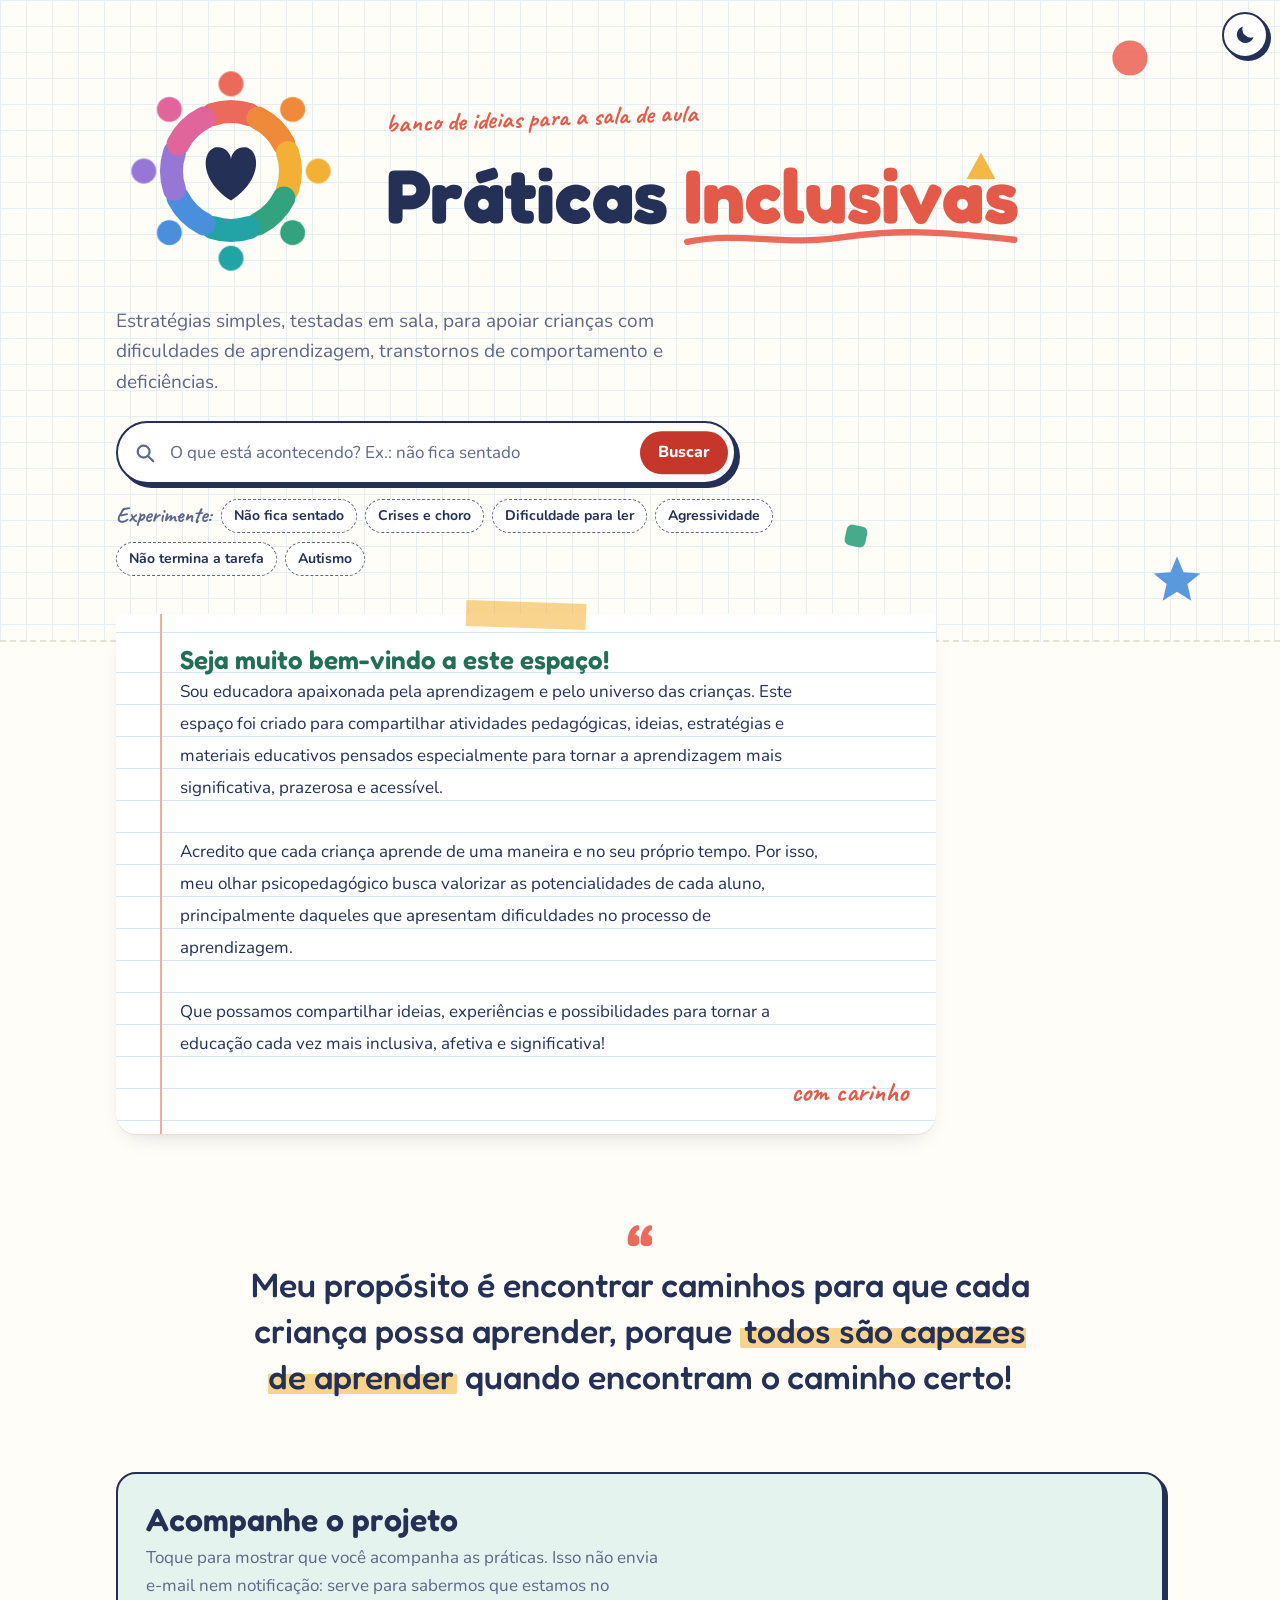
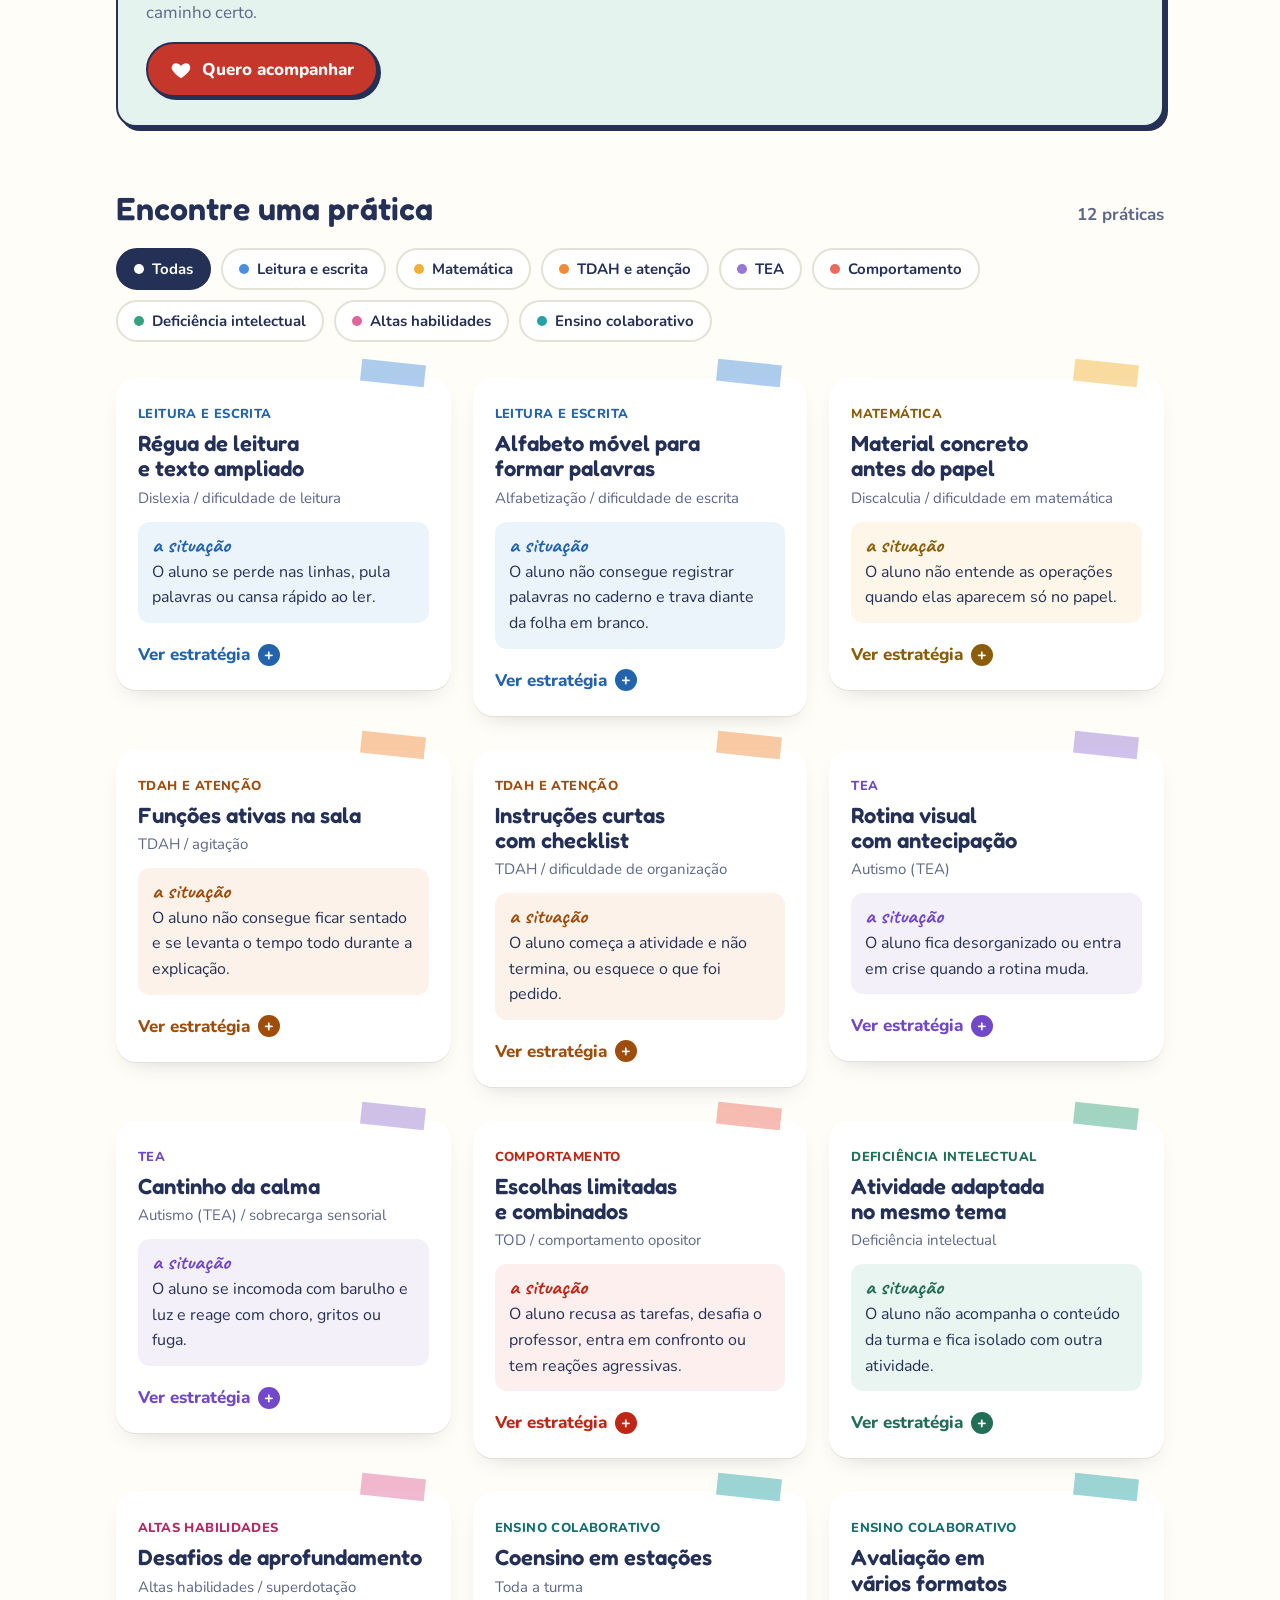
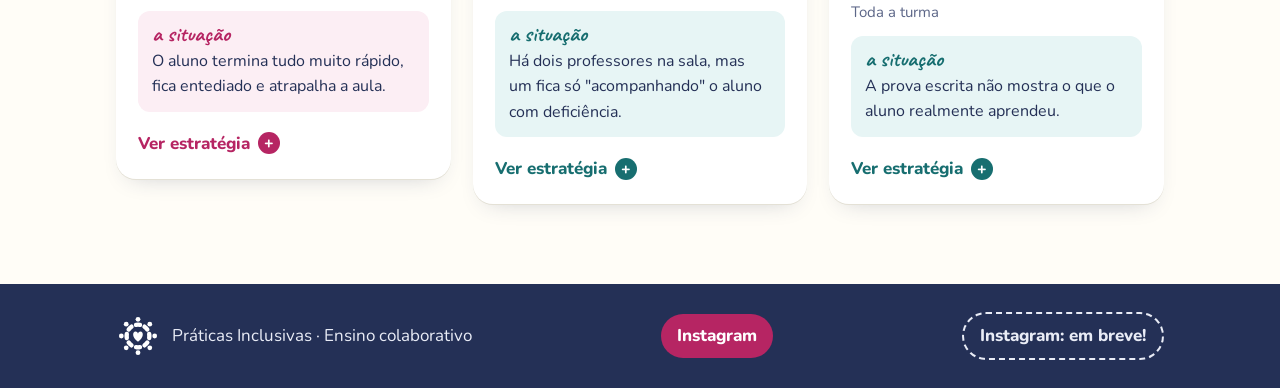
<file: index.html>
<!doctype html>
<html lang="pt-BR">
<head>
  <meta charset="utf-8">
  <meta name="viewport" content="width=device-width, initial-scale=1">
  <title>Práticas Inclusivas</title>
  <meta name="description" content="Banco de ideias e práticas pedagógicas para apoiar crianças com dificuldades de aprendizagem, transtornos de comportamento e deficiências.">
  <meta name="theme-color" content="#fffdf7" media="(prefers-color-scheme: light)">
  <meta name="theme-color" content="#1c2622" media="(prefers-color-scheme: dark)">
  <link rel="icon" href="assets/favicon.svg" type="image/svg+xml">
  <link rel="icon" href="assets/favicon-32.png" sizes="32x32" type="image/png">
  <link rel="apple-touch-icon" href="assets/apple-touch-icon.png">
  <meta property="og:type" content="website">
  <meta property="og:locale" content="pt_BR">
  <meta property="og:title" content="Práticas Inclusivas">
  <meta property="og:description" content="Ideias e estratégias simples, testadas em sala, para apoiar crianças com dificuldades de aprendizagem, transtornos de comportamento e deficiências.">
  <meta property="og:url" content="https://praticasinclusivas.online/">
  <meta property="og:image" content="https://praticasinclusivas.online/assets/og.png">
  <meta name="twitter:card" content="summary_large_image">
  <link rel="preconnect" href="https://fonts.googleapis.com">
  <link rel="preconnect" href="https://fonts.gstatic.com" crossorigin>
  <link href="https://fonts.googleapis.com/css2?family=Caveat:wght@600;700&family=Fredoka:wght@500;600;700&family=Nunito:wght@400;600;700;800&display=swap" rel="stylesheet">
  <script>try{var t=localStorage.getItem("pi-tema");if(t==="light"||t==="dark")document.documentElement.setAttribute("data-theme",t)}catch(e){}</script>
  <link rel="stylesheet" href="assets/style.css">
</head>
<body>
  <button type="button" id="tema" class="tema-botao" aria-label="Mudar para o modo noturno" title="Modo diurno / noturno">
    <svg class="icone-lua" viewBox="0 0 24 24" aria-hidden="true"><path d="M20.5 14.2A8.5 8.5 0 0 1 9.8 3.5a8.5 8.5 0 1 0 10.7 10.7z" fill="currentColor"/></svg>
    <svg class="icone-sol" viewBox="0 0 24 24" aria-hidden="true"><circle cx="12" cy="12" r="4.2" fill="currentColor"/><g stroke="currentColor" stroke-width="2.2" stroke-linecap="round"><path d="M12 2.5v2.3M12 19.2v2.3M2.5 12h2.3M19.2 12h2.3M5.3 5.3 7 7M17 17l1.7 1.7M5.3 18.7 7 17M17 7l1.7-1.7"/></g></svg>
  </button>
  <header class="hero">
    <svg class="deco deco-1" viewBox="0 0 40 40" aria-hidden="true"><circle cx="20" cy="20" r="16" fill="var(--c-coral)"/></svg>
    <svg class="deco deco-2" viewBox="0 0 40 40" aria-hidden="true"><path d="M20 3 37 34H3Z" fill="var(--c-sol)"/></svg>
    <svg class="deco deco-3" viewBox="0 0 40 40" aria-hidden="true"><path d="M20 2l5 12 13 1-10 8 3 13-11-7-11 7 3-13L2 15l13-1z" fill="var(--c-ceu)"/></svg>
    <svg class="deco deco-4" viewBox="0 0 40 40" aria-hidden="true"><rect x="5" y="5" width="30" height="30" rx="8" fill="var(--c-menta)"/></svg>

    <div class="wrap hero-inner">
      <div class="marca-linha">
    <svg class="marca" viewBox="0 0 240 240" role="img" aria-label="Logo: oito crianças de mãos dadas em roda, em volta de um coração">
      <path d="M100.8 61.0 A62 62 0 0 1 139.2 61.0" fill="none" stroke="#ec6a5c" stroke-width="24" stroke-linecap="round"/>
      <path d="M148.1 64.8 A62 62 0 0 1 175.2 91.9" fill="none" stroke="#ef8a3a" stroke-width="24" stroke-linecap="round"/>
      <path d="M179.0 100.8 A62 62 0 0 1 179.0 139.2" fill="none" stroke="#f2b134" stroke-width="24" stroke-linecap="round"/>
      <path d="M175.2 148.1 A62 62 0 0 1 148.1 175.2" fill="none" stroke="#33a37f" stroke-width="24" stroke-linecap="round"/>
      <path d="M139.2 179.0 A62 62 0 0 1 100.8 179.0" fill="none" stroke="#22a3a6" stroke-width="24" stroke-linecap="round"/>
      <path d="M91.9 175.2 A62 62 0 0 1 64.8 148.1" fill="none" stroke="#4a8fdb" stroke-width="24" stroke-linecap="round"/>
      <path d="M61.0 139.2 A62 62 0 0 1 61.0 100.8" fill="none" stroke="#9677d6" stroke-width="24" stroke-linecap="round"/>
      <path d="M64.8 91.9 A62 62 0 0 1 91.9 64.8" fill="none" stroke="#e0659a" stroke-width="24" stroke-linecap="round"/>
      <circle class="cab" style="--i:0" cx="120.0" cy="29.0" r="13" fill="#ec6a5c"/>
      <circle class="cab" style="--i:1" cx="184.3" cy="55.7" r="13" fill="#ef8a3a"/>
      <circle class="cab" style="--i:2" cx="211.0" cy="120.0" r="13" fill="#f2b134"/>
      <circle class="cab" style="--i:3" cx="184.3" cy="184.3" r="13" fill="#33a37f"/>
      <circle class="cab" style="--i:4" cx="120.0" cy="211.0" r="13" fill="#22a3a6"/>
      <circle class="cab" style="--i:5" cx="55.7" cy="184.3" r="13" fill="#4a8fdb"/>
      <circle class="cab" style="--i:6" cx="29.0" cy="120.0" r="13" fill="#9677d6"/>
      <circle class="cab" style="--i:7" cx="55.7" cy="55.7" r="13" fill="#e0659a"/>
      <path d="M120.0 150.9 C84.3 127.7 90.5 95.1 106.0 95.1 C114.4 95.1 120.0 101.9 120.0 108.1 C120.0 101.9 125.6 95.1 133.9 95.1 C149.4 95.1 155.7 127.7 120.0 150.9Z" class="coracao"/>
    </svg>
    <div>
      <p class="rabisco">banco de ideias para a sala de aula</p>
      <h1>Práticas <span class="destaque">Inclusivas<svg viewBox="0 0 300 20" preserveAspectRatio="none" aria-hidden="true"><path d="M3 14 C 50 4, 90 18, 140 10 S 230 4, 297 12" fill="none" stroke="var(--c-coral)" stroke-width="6" stroke-linecap="round"/></svg></span></h1>
    </div>
      </div>
      <p class="lead">Estratégias simples, testadas em sala, para apoiar crianças com dificuldades de aprendizagem, transtornos de comportamento e deficiências.</p>
      <form id="form-busca" class="search" role="search">
        <label for="busca" class="sr-only">Buscar prática</label>
        <svg viewBox="0 0 24 24" aria-hidden="true"><circle cx="10.5" cy="10.5" r="6.5" fill="none" stroke="currentColor" stroke-width="2.4"/><path d="M15.5 15.5 21 21" stroke="currentColor" stroke-width="2.4" stroke-linecap="round"/></svg>
        <input id="busca" type="search" aria-controls="sugestoes" aria-expanded="false" enterkeyhint="search" placeholder="O que está acontecendo? Ex.: não fica sentado" autocomplete="off">
        <button type="submit" class="btn-buscar">Buscar</button>
      </form>
      <div id="sugestoes" class="sugestoes" role="listbox" aria-label="Práticas sugeridas" hidden></div>
      <div id="atalhos" class="atalhos">
        <span class="atalhos-rotulo">Experimente:</span>
      </div>
    </div>
  </header>

  <main class="wrap">
    <section id="boas-vindas" class="boas-vindas" hidden>
      <div class="folha">
        <div id="boas-vindas-texto"></div>
        <p class="assinatura">com carinho</p>
      </div>
    </section>

    <figure id="proposito" class="proposito" hidden>
      <blockquote id="proposito-texto"></blockquote>
    </figure>

    <section id="acompanhe" class="acompanhe" aria-labelledby="titulo-acompanhe" hidden>
      <div class="acompanhe-texto">
        <h2 id="titulo-acompanhe">Acompanhe o projeto</h2>
        <p>Toque para mostrar que você acompanha as práticas. Isso não envia e-mail nem notificação: serve para sabermos que estamos no caminho certo.</p>
        <button type="button" id="btn-acompanhar" class="btn-acompanhar" aria-pressed="false">
          <svg viewBox="0 0 24 24" aria-hidden="true"><path d="M12 21s-7.5-4.6-9.6-9.2C.9 8.3 2.8 4.5 6.5 4.5c2.1 0 3.9 1.1 5.5 3.1 1.6-2 3.4-3.1 5.5-3.1 3.7 0 5.6 3.8 4.1 7.3C19.500 16.400 12 21 12 21z" fill="currentColor"/></svg>
          <span id="rotulo-acompanhar">Quero acompanhar</span>
        </button>
      </div>
      <ul class="acompanhe-numeros" aria-live="polite">
        <li id="bloco-acompanham" hidden><b id="n-acompanham"></b><span id="leg-acompanham"></span></li>
        <li id="bloco-visitas" hidden>
          <b id="n-visitas"></b>
          <span><svg viewBox="0 0 24 24" aria-hidden="true"><path d="M1.500 12S5.500 5 12 5s10.500 7 10.500 7-4 7-10.500 7S1.500 12 1.500 12z" fill="none" stroke="currentColor" stroke-width="2" stroke-linejoin="round"/><circle cx="12" cy="12" r="3.200" fill="currentColor"/></svg> visitas ao site</span>
        </li>
      </ul>
    </section>

    <section class="praticas" aria-labelledby="titulo-praticas">
      <div class="praticas-topo">
        <h2 id="titulo-praticas">Encontre uma prática</h2>
        <p id="contagem" class="count" aria-live="polite"></p>
      </div>
      <nav id="filtros" class="chips" aria-label="Filtrar por categoria"></nav>
      <div id="lista" class="grid"></div>
      <p id="vazio" class="empty" hidden>Nenhuma prática encontrada. Tente outra palavra ou escolha "Todas".</p>
    </section>

    <section id="na-pratica" class="galeria-sec" hidden>
      <h2>Na prática</h2>
      <p class="sec-lead">Registros do trabalho em sala.</p>
      <div id="galeria" class="galeria"></div>
    </section>

    <aside id="sugerir" class="cta" hidden>
      <h2>Você tem uma prática que funciona?</h2>
      <p>Compartilhe com outros professores. Sua sugestão pode aparecer aqui.</p>
      <a id="link-form" class="btn" target="_blank" rel="noopener">Sugerir uma prática</a>
    </aside>
  </main>

  <footer class="footer">
    <div class="wrap footer-inner">
      <p class="rodape-marca"><svg class="marca-rodape" viewBox="0 0 240 240" aria-hidden="true"><path d="M109.2 58.9 A62 62 0 0 1 130.8 58.9" fill="none" stroke="#ffffff" stroke-width="24" stroke-linecap="round"/><circle cx="120.0" cy="29.0" r="13" fill="#ffffff"/><path d="M155.6 69.2 A62 62 0 0 1 170.8 84.4" fill="none" stroke="#ffffff" stroke-width="24" stroke-linecap="round"/><circle cx="184.3" cy="55.7" r="13" fill="#ffffff"/><path d="M181.1 109.2 A62 62 0 0 1 181.1 130.8" fill="none" stroke="#ffffff" stroke-width="24" stroke-linecap="round"/><circle cx="211.0" cy="120.0" r="13" fill="#ffffff"/><path d="M170.8 155.6 A62 62 0 0 1 155.6 170.8" fill="none" stroke="#ffffff" stroke-width="24" stroke-linecap="round"/><circle cx="184.3" cy="184.3" r="13" fill="#ffffff"/><path d="M130.8 181.1 A62 62 0 0 1 109.2 181.1" fill="none" stroke="#ffffff" stroke-width="24" stroke-linecap="round"/><circle cx="120.0" cy="211.0" r="13" fill="#ffffff"/><path d="M84.4 170.8 A62 62 0 0 1 69.2 155.6" fill="none" stroke="#ffffff" stroke-width="24" stroke-linecap="round"/><circle cx="55.7" cy="184.3" r="13" fill="#ffffff"/><path d="M58.9 130.8 A62 62 0 0 1 58.9 109.2" fill="none" stroke="#ffffff" stroke-width="24" stroke-linecap="round"/><circle cx="29.0" cy="120.0" r="13" fill="#ffffff"/><path d="M69.2 84.4 A62 62 0 0 1 84.4 69.2" fill="none" stroke="#ffffff" stroke-width="24" stroke-linecap="round"/><circle cx="55.7" cy="55.7" r="13" fill="#ffffff"/><path d="M120.0 150.9 C84.3 127.7 90.5 95.1 106.0 95.1 C114.4 95.1 120.0 101.9 120.0 108.1 C120.0 101.9 125.6 95.1 133.9 95.1 C149.4 95.1 155.7 127.7 120.0 150.9Z" fill="#ffffff"/></svg><span>Práticas Inclusivas · Ensino colaborativo</span></p>
      <a id="link-insta" class="insta" target="_blank" rel="noopener" hidden>Instagram</a>
      <span id="insta-em-breve" class="insta insta-breve" hidden>Instagram: em breve!</span>
    </div>
  </footer>

  <script src="config.js"></script>
  <script src="assets/app.js"></script>
</body>
</html>
</file>
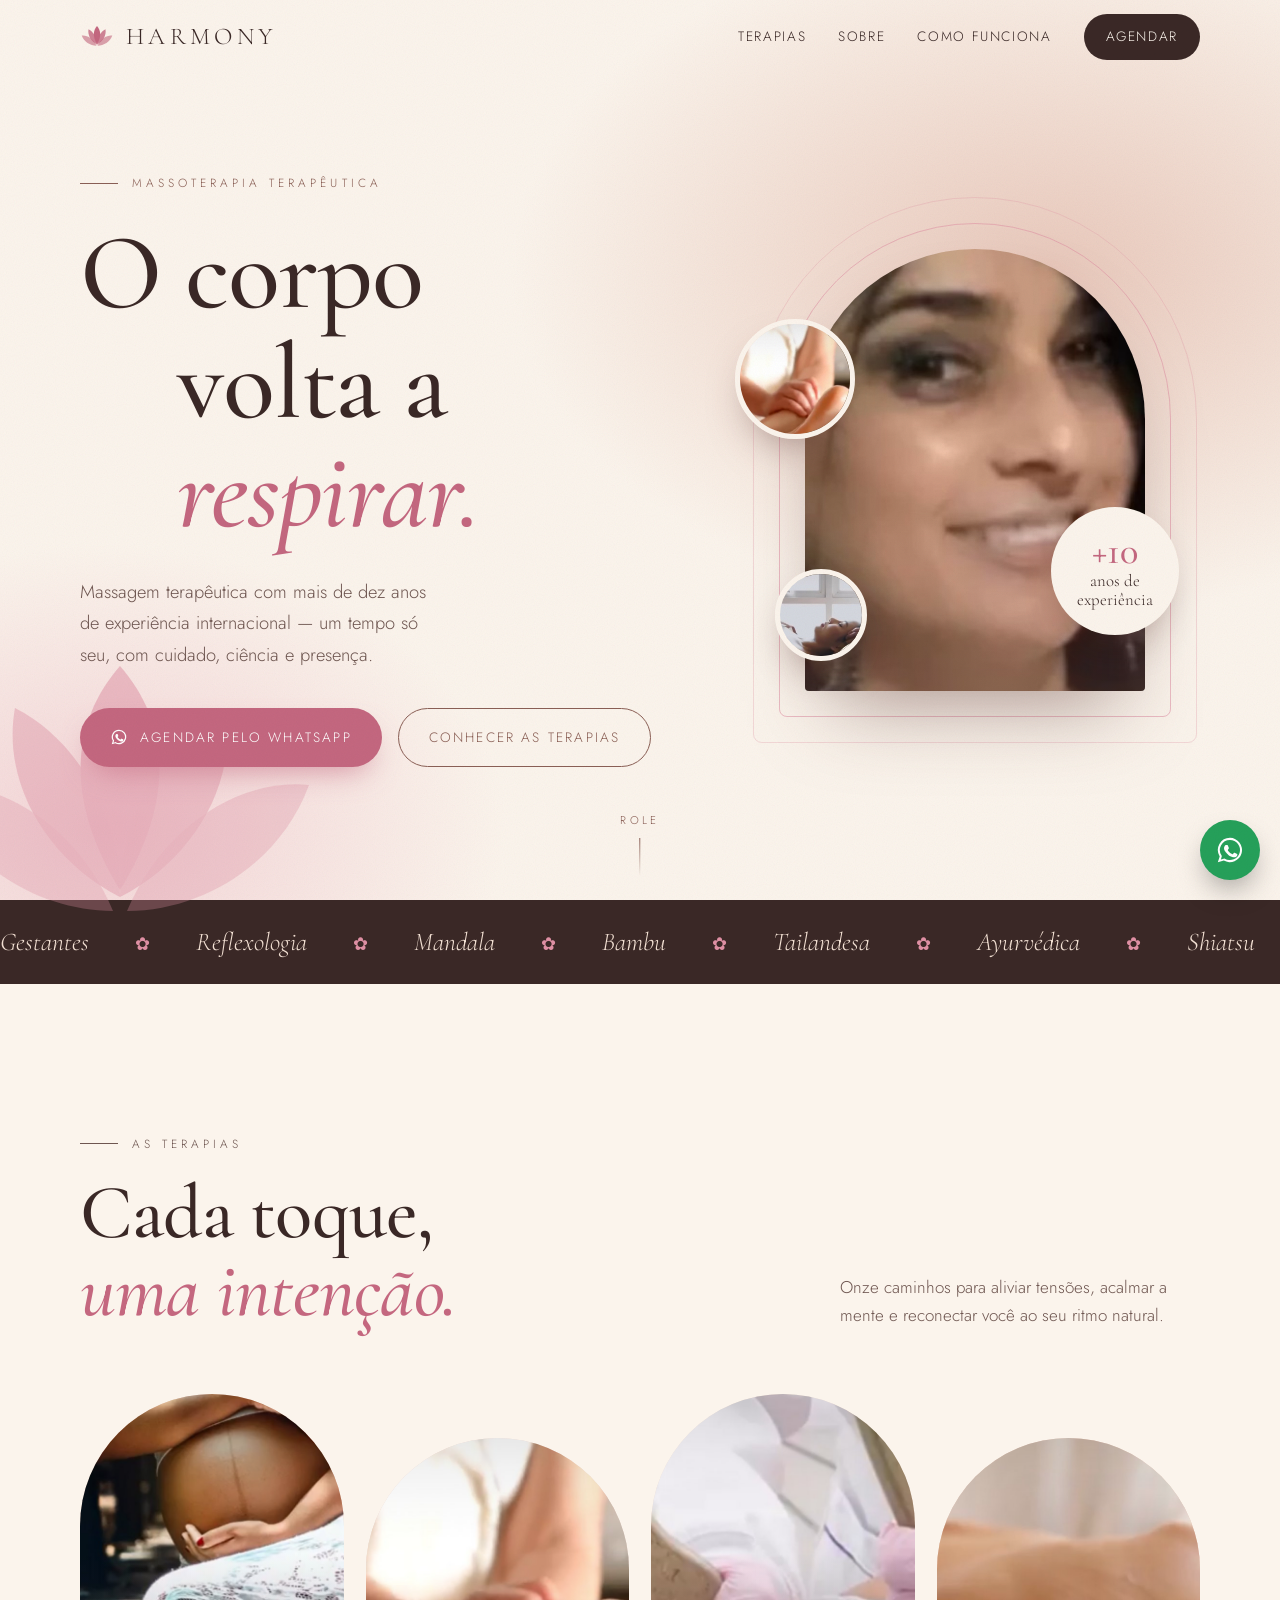
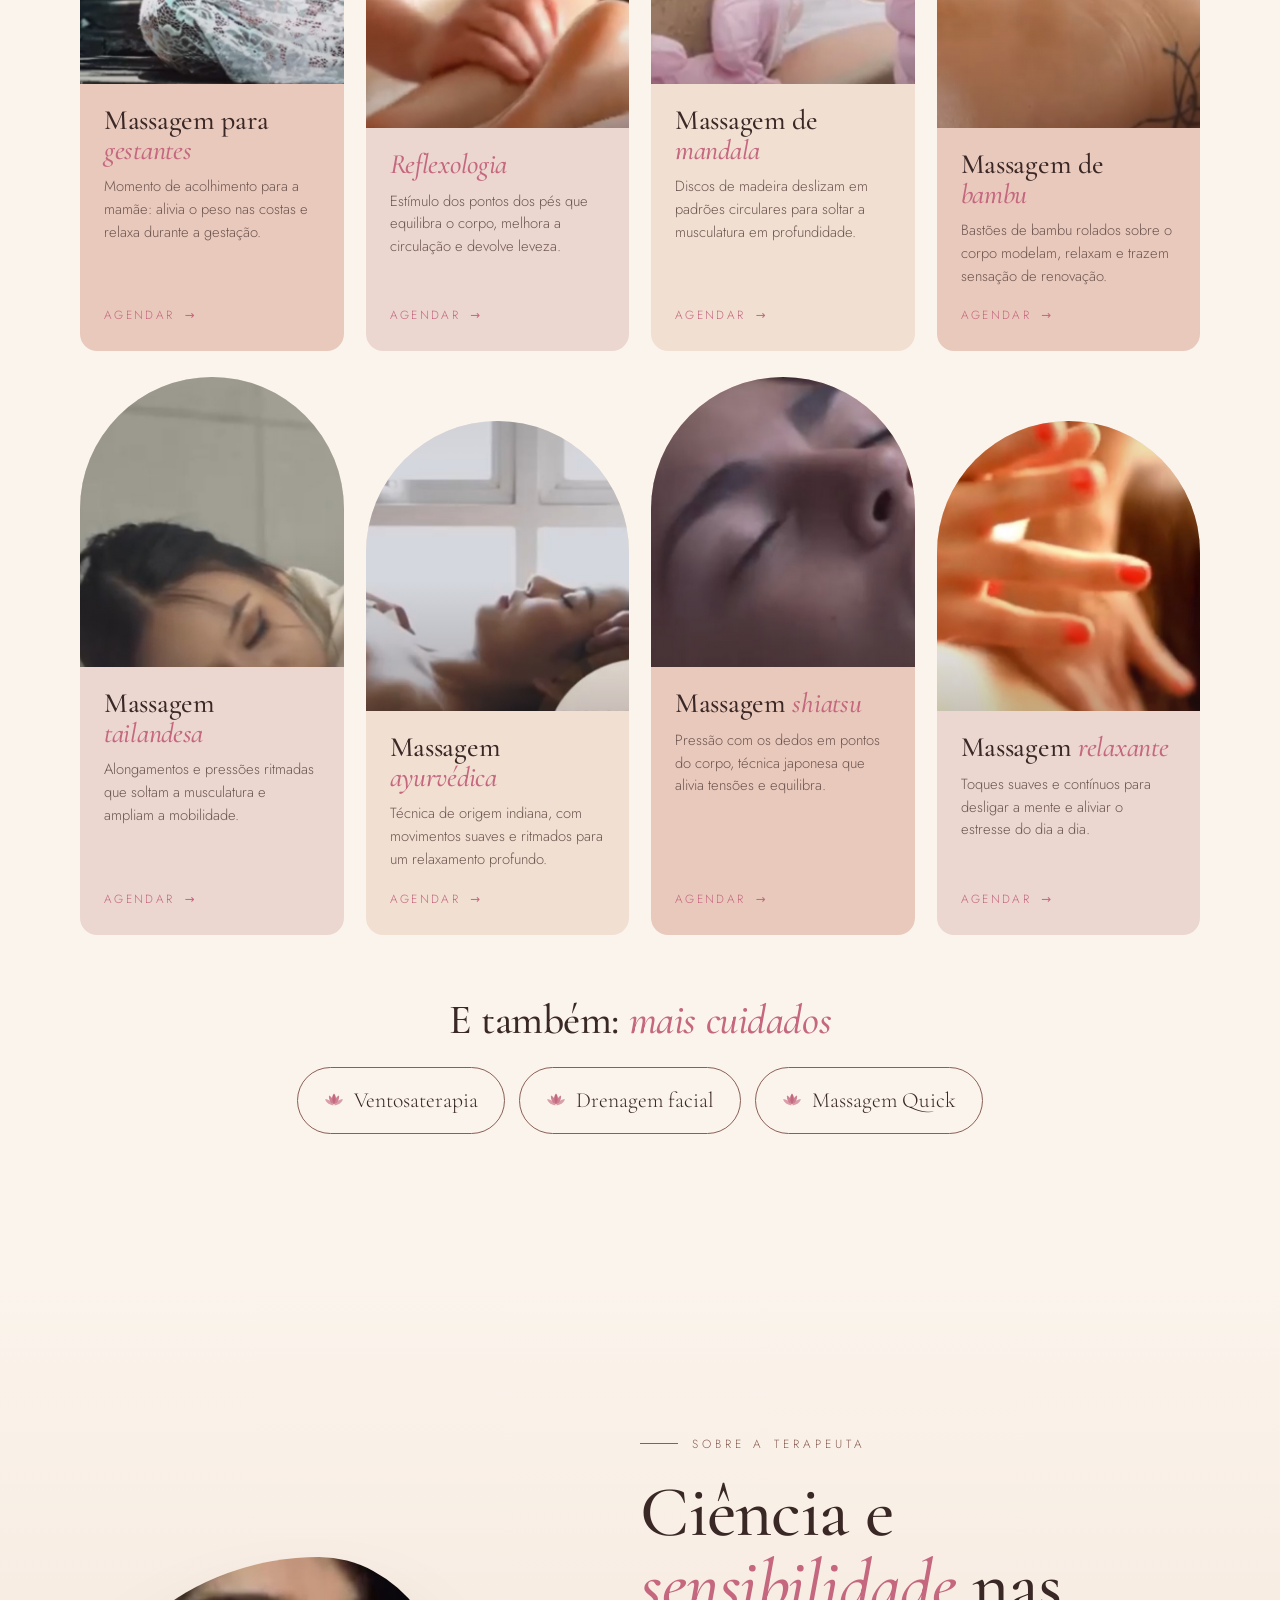
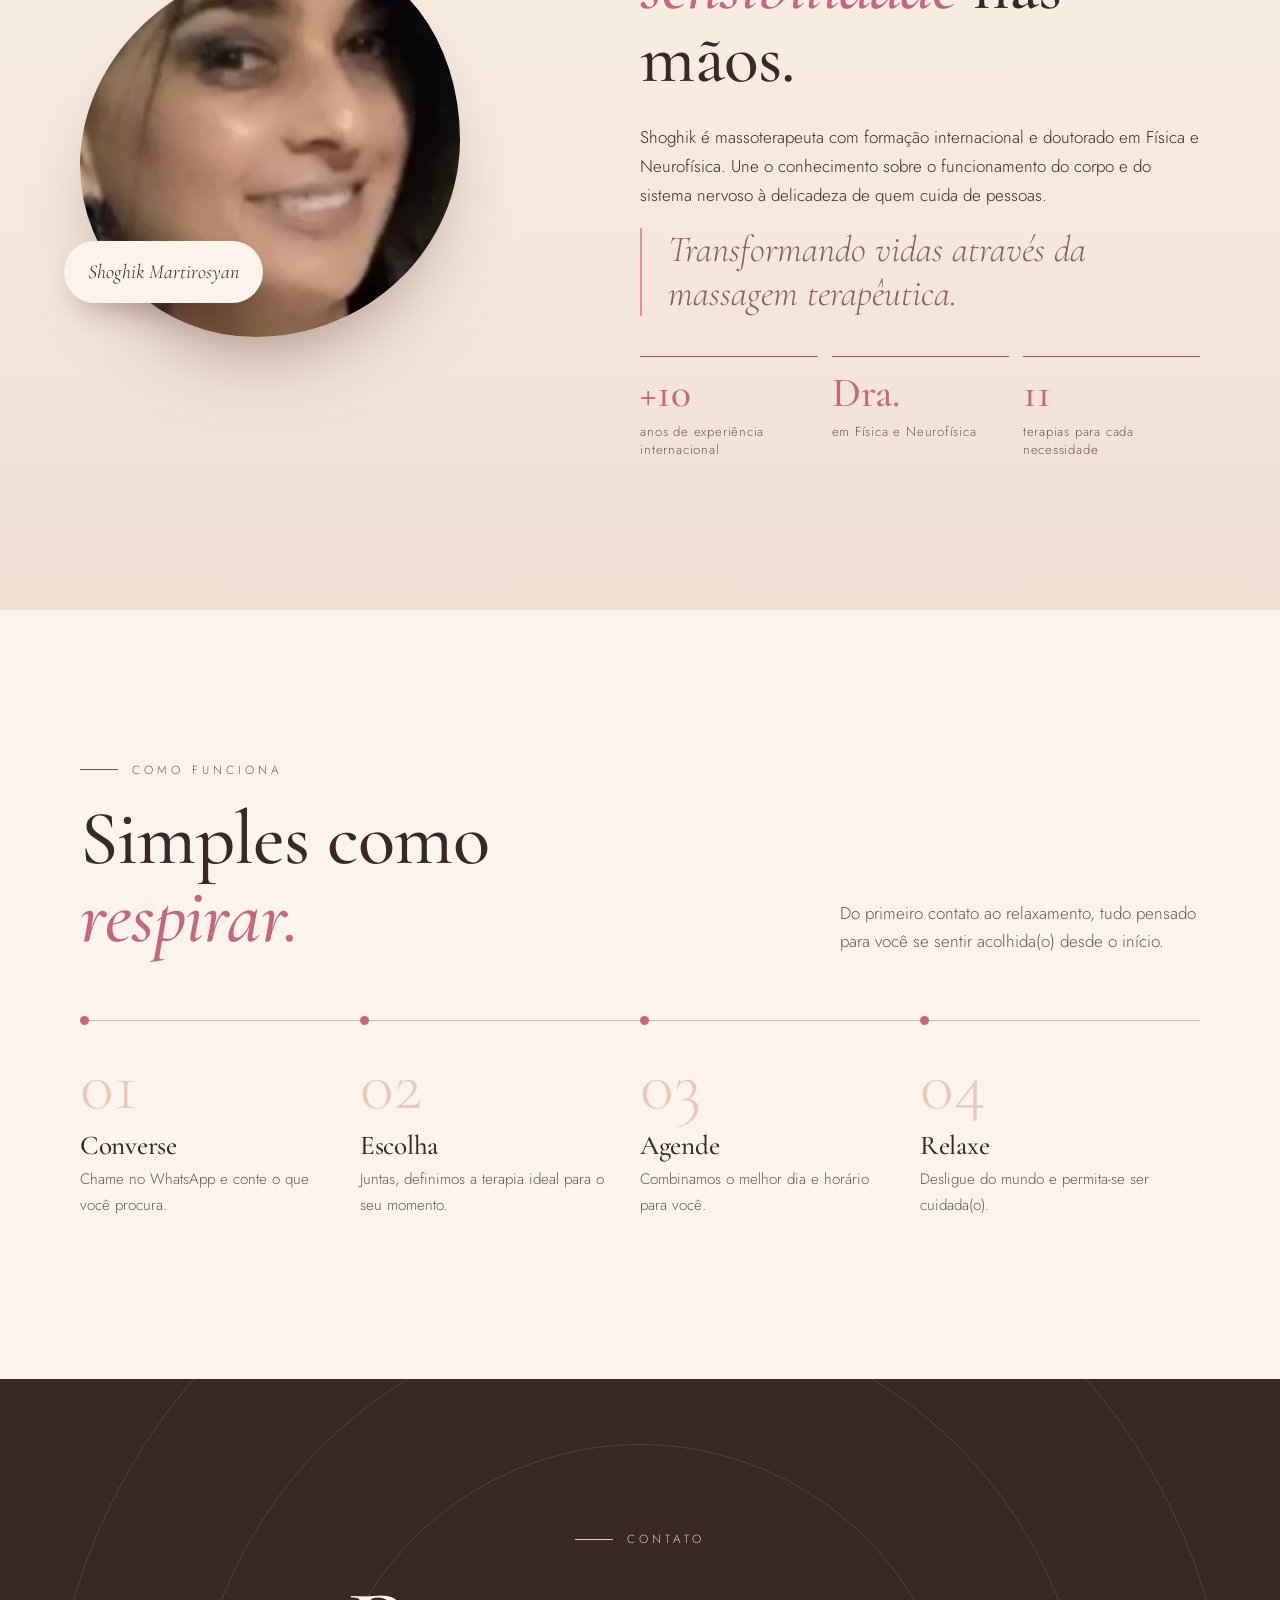
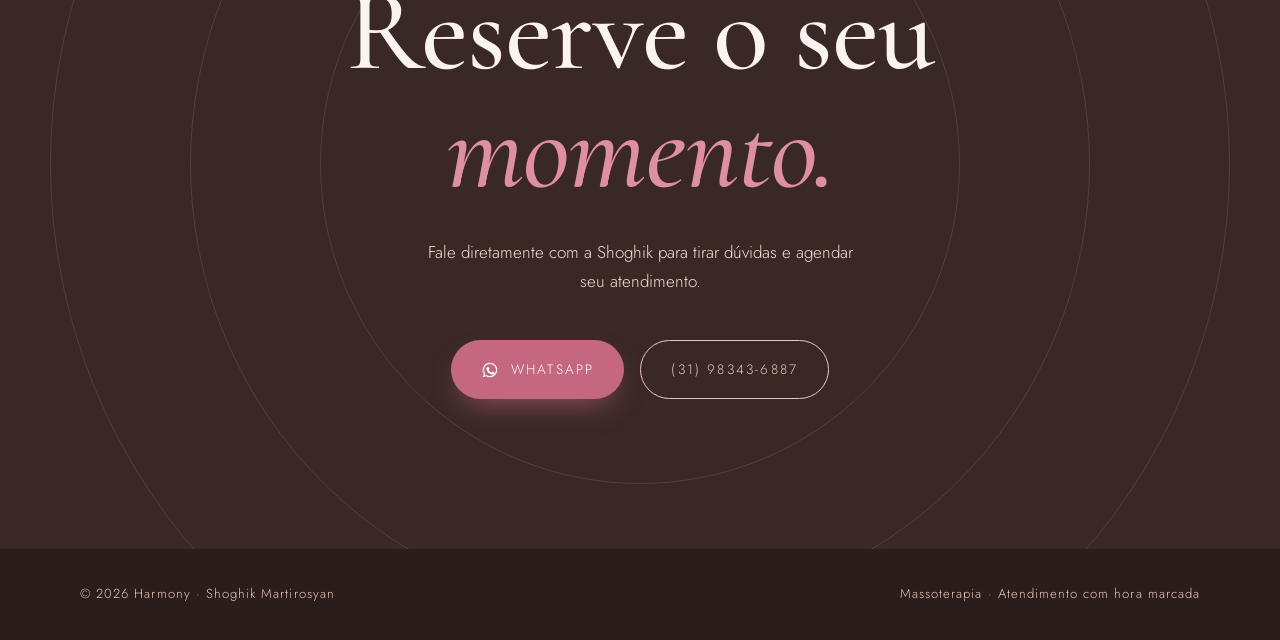
<file: harmony/index.html>
<!doctype html>
<html lang="pt-BR">
<head>
<meta charset="utf-8">
<meta name="viewport" content="width=device-width, initial-scale=1">
<title>Harmony · Shoghik Martirosyan — Massoterapia</title>
<meta name="description" content="Massoterapia com mais de 10 anos de experiência internacional. Massagem para gestantes, reflexologia, massagem de mandala e de bambu. Agende pelo WhatsApp.">
<meta name="theme-color" content="#F6E9DF">
<link rel="preconnect" href="https://fonts.googleapis.com">
<link rel="preconnect" href="https://fonts.gstatic.com" crossorigin>
<link href="https://fonts.googleapis.com/css2?family=Cormorant+Garamond:ital,wght@0,400;0,500;0,600;1,400;1,500&family=Jost:wght@300;400;500&display=swap" rel="stylesheet">
<style>
:root{
  --cream:#FBF4EC; --sand:#F1DFD2; --blush:#E9C9BC; --rose:#DE8FA3; --rose-deep:#C4677F;
  --clay:#8A5F55; --ink:#3A2826; --ink-soft:#6E5650; --leaf:#8C9A7B;
  --serif:'Cormorant Garamond',Georgia,serif; --sans:'Jost',system-ui,sans-serif;
  --ease:cubic-bezier(.22,.8,.24,1);
}
*{box-sizing:border-box;margin:0}
html{scroll-behavior:smooth;overflow-x:clip}
body{background:var(--cream);color:var(--ink);font-family:var(--sans);font-weight:300;font-size:17px;line-height:1.7;-webkit-font-smoothing:antialiased;overflow-x:hidden}
body::after{content:"";position:fixed;inset:0;pointer-events:none;z-index:99;opacity:.07;mix-blend-mode:multiply;
  background-image:url("data:image/svg+xml,%3Csvg xmlns='http://www.w3.org/2000/svg' width='160' height='160'%3E%3Cfilter id='n'%3E%3CfeTurbulence type='fractalNoise' baseFrequency='.9' numOctaves='2' stitchTiles='stitch'/%3E%3C/filter%3E%3Crect width='100%25' height='100%25' filter='url(%23n)'/%3E%3C/svg%3E")}
a{color:inherit}
.wrap{width:min(1120px,100% - 40px);margin-inline:auto}
h1,h2,h3{font-family:var(--serif);font-weight:500;line-height:1.02;letter-spacing:-.01em}
em{font-style:italic;color:var(--rose-deep)}
.eyebrow{font-size:.74rem;letter-spacing:.34em;text-transform:uppercase;color:var(--clay);display:flex;align-items:center;gap:14px}
.eyebrow::before{content:"";width:38px;height:1px;background:currentColor}

/* NAV */
nav{position:fixed;inset:0 0 auto 0;z-index:50;transition:background .4s,box-shadow .4s}
nav.solid{background:rgba(251,244,236,.86);backdrop-filter:blur(14px);box-shadow:0 1px 0 rgba(138,95,85,.15)}
.nav-in{display:flex;align-items:center;justify-content:space-between;height:74px}
.brand{display:flex;align-items:center;gap:12px;text-decoration:none;font-family:var(--serif);font-size:1.5rem;letter-spacing:.18em;text-transform:uppercase}
.brand svg{width:34px;height:34px}
.nav-links{display:flex;gap:32px;align-items:center;font-size:.85rem;letter-spacing:.12em;text-transform:uppercase}
.nav-links a{text-decoration:none;position:relative}
.nav-links a:not(.pill)::after{content:"";position:absolute;left:0;bottom:-4px;height:1px;width:0;background:var(--rose-deep);transition:width .4s var(--ease)}
.nav-links a:not(.pill):hover::after{width:100%}
.pill{background:var(--ink);color:var(--cream);padding:11px 22px;border-radius:99px;transition:background .3s,transform .3s var(--ease)}
.pill:hover{background:var(--rose-deep);transform:translateY(-2px)}

/* HERO */
.hero{position:relative;overflow-x:clip;min-height:100svh;display:grid;align-items:center;padding:120px 0 80px;
  background:radial-gradient(60% 55% at 82% 30%,var(--blush) 0,transparent 70%),radial-gradient(45% 45% at 8% 92%,#F3D3D6 0,transparent 70%),var(--cream)}
.hero-grid{display:grid;grid-template-columns:1.15fr .85fr;gap:60px;align-items:center}
.hero h1{font-size:clamp(3.4rem,8.4vw,7.6rem);margin:26px 0 28px}
.hero h1 span{display:block}
.hero h1 .l2{padding-left:.9em}
.lead{font-size:1.15rem;max-width:33ch;color:var(--ink-soft)}
.cta-row{display:flex;flex-wrap:wrap;gap:16px;margin-top:38px}
.btn{display:inline-flex;align-items:center;gap:12px;text-decoration:none;font-size:.85rem;letter-spacing:.16em;text-transform:uppercase;padding:17px 30px;border-radius:99px;transition:transform .35s var(--ease),background .3s,color .3s,box-shadow .3s}
.btn.primary{background:var(--rose-deep);color:#fff;box-shadow:0 14px 30px -12px rgba(196,103,127,.7)}
.btn.primary:hover{transform:translateY(-3px);background:var(--ink)}
.btn.ghost{border:1px solid var(--clay);color:var(--clay)}
.btn.ghost:hover{background:var(--clay);color:var(--cream);transform:translateY(-3px)}
.btn svg{width:18px;height:18px}

.portrait{position:relative;justify-self:center;width:min(340px,78vw);aspect-ratio:4/5.2}
.arch{position:absolute;inset:0;border-radius:999px 999px 24px 24px;overflow:hidden;box-shadow:0 40px 80px -30px rgba(90,50,45,.5)}
.arch img{width:100%;height:100%;object-fit:cover;object-position:50% 30%;}
.arch::after{content:"";position:absolute;inset:0;background:linear-gradient(180deg,transparent 60%,rgba(138,95,85,.35))}
.ring{position:absolute;inset:-26px;border:1px solid var(--rose);border-radius:999px 999px 40px 40px;opacity:.55;animation:breathe 7s ease-in-out infinite}
.ring.r2{inset:-52px;opacity:.28;animation-delay:-2.3s}
@keyframes breathe{50%{transform:scale(1.035);opacity:.9}}
.badge{position:absolute;right:-34px;bottom:56px;width:128px;height:128px;border-radius:50%;background:var(--cream);display:grid;place-items:center;text-align:center;font-family:var(--serif);font-size:1.05rem;line-height:1.15;padding:18px;box-shadow:0 20px 40px -16px rgba(90,50,45,.45);animation:float 6s ease-in-out infinite}
.badge b{display:block;font-size:2.4rem;font-weight:500;color:var(--rose-deep);line-height:1}
@keyframes float{50%{transform:translateY(-12px) rotate(3deg)}}
.orb{position:absolute;border-radius:50%;object-fit:cover;border:5px solid var(--cream);box-shadow:0 20px 40px -16px rgba(90,50,45,.5);animation:float 7s ease-in-out infinite}
.orb.o1{width:120px;height:120px;left:-70px;top:70px}
.orb.o2{width:92px;height:92px;left:-30px;bottom:30px;animation-delay:-3s}
.lotus-bg{position:absolute;left:-90px;bottom:-60px;width:420px;opacity:.5;pointer-events:none;animation:sway 14s ease-in-out infinite}
@keyframes sway{50%{transform:rotate(5deg) translateY(-10px)}}
.scroll-hint{position:absolute;left:50%;bottom:24px;translate:-50% 0;font-size:.7rem;letter-spacing:.3em;text-transform:uppercase;color:var(--clay);display:flex;flex-direction:column;align-items:center;gap:8px}
.scroll-hint i{width:1px;height:38px;background:linear-gradient(var(--clay),transparent);animation:drip 2.2s infinite}
@keyframes drip{0%{transform:scaleY(0);transform-origin:top}50%{transform:scaleY(1);transform-origin:top}51%{transform-origin:bottom}100%{transform:scaleY(0);transform-origin:bottom}}

/* MARQUEE */
.marquee{background:var(--ink);color:var(--sand);overflow:hidden;padding:20px 0;font-family:var(--serif);font-style:italic;font-size:1.6rem;white-space:nowrap}
.marquee div{display:inline-flex;gap:46px;animation:slide 32s linear infinite;padding-right:46px}
.marquee span::after{content:"✿";margin-left:46px;color:var(--rose);font-style:normal;font-size:1.1rem}
@keyframes slide{to{transform:translateX(-50%)}}

/* SECTIONS */
section{padding:clamp(80px,12vw,150px) 0}
.sec-head{display:flex;justify-content:space-between;align-items:end;gap:40px;flex-wrap:wrap;margin-bottom:64px}
.sec-head h2{font-size:clamp(2.6rem,6vw,5rem);max-width:12ch;margin-top:20px}
.sec-head p{max-width:36ch;color:var(--ink-soft)}

/* SERVICES */
.services{display:grid;grid-template-columns:repeat(4,1fr);gap:26px 22px}
.card{position:relative;display:flex;flex-direction:column;background:var(--sand);border-radius:200px 200px 26px 26px;overflow:hidden;transition:transform .5s var(--ease),box-shadow .5s}
.card:nth-child(4n+2),.card:nth-child(4n+4){margin-top:44px}
.card:nth-child(3n+1){background:var(--blush)}
.card:nth-child(3n+2){background:#EBD6D0}
.card:hover{transform:translateY(-10px);box-shadow:0 34px 60px -30px rgba(90,50,45,.6)}
.card .ph{aspect-ratio:4/4.4;overflow:hidden;position:relative}
.card .ph img{width:100%;height:100%;object-fit:cover;transition:transform 1.2s var(--ease);filter:saturate(.92)}
.card:hover .ph img{transform:scale(1.09)}
.card .ph::after{content:"";position:absolute;inset:0;background:linear-gradient(180deg,transparent 55%,rgba(58,40,38,.28))}
.card .txt{padding:22px 24px 26px;display:flex;flex-direction:column;gap:10px;flex:1}
.card h3{font-size:1.75rem;line-height:1.05}
.card p{font-size:.92rem;color:var(--ink-soft);line-height:1.55}
.card .more{margin-top:auto;padding-top:8px;font-size:.74rem;letter-spacing:.2em;text-transform:uppercase;text-decoration:none;display:inline-flex;gap:10px;align-items:center;color:var(--rose-deep)}
.card .more::after{content:"→";transition:transform .3s var(--ease)}
.card:hover .more::after{transform:translateX(8px)}
.extras{margin-top:64px;text-align:center}
.extras h3{font-size:clamp(1.8rem,3.4vw,2.6rem);margin-bottom:26px}
.chips{display:flex;flex-wrap:wrap;justify-content:center;gap:14px}
.chip{display:inline-flex;align-items:center;gap:10px;padding:14px 26px;border:1px solid var(--clay);border-radius:99px;font-family:var(--serif);font-size:1.35rem;text-decoration:none;transition:background .3s,color .3s,transform .35s var(--ease)}
.chip svg{width:20px;height:16px;color:var(--rose-deep);transition:color .3s}
.chip:hover{background:var(--ink);color:var(--cream);transform:translateY(-3px)}
.chip:hover svg{color:var(--rose)}
.chip small{font-family:var(--sans);font-size:.75rem;letter-spacing:.06em;opacity:.7}

/* ABOUT */
.about{background:linear-gradient(180deg,var(--cream),var(--sand))}
.about-grid{display:grid;grid-template-columns:.9fr 1.1fr;gap:clamp(40px,8vw,110px);align-items:center}
.about h2{font-size:clamp(2.6rem,5.6vw,4.8rem);margin:22px 0 28px}
.about p+p{margin-top:18px}
.quote{font-family:var(--serif);font-style:italic;font-size:clamp(1.6rem,3vw,2.3rem);line-height:1.2;color:var(--clay);border-left:2px solid var(--rose);padding-left:26px;margin:34px 0}
.creds{display:grid;grid-template-columns:repeat(3,1fr);gap:14px;margin-top:40px}
.cred{border-top:1px solid var(--clay);padding-top:16px}
.cred b{display:block;font-family:var(--serif);font-weight:500;font-size:2.6rem;line-height:1;color:var(--rose-deep)}
.cred span{font-size:.82rem;letter-spacing:.06em;color:var(--ink-soft);display:block;margin-top:8px;line-height:1.4}
.about-img{position:relative;max-width:380px}
.about-img .blob{width:100%;aspect-ratio:1;border-radius:63% 37% 54% 46%/55% 48% 52% 45%;overflow:hidden;animation:morph 16s ease-in-out infinite;box-shadow:0 40px 80px -34px rgba(90,50,45,.55)}
.about-img img{width:100%;height:100%;object-fit:cover}
@keyframes morph{50%{border-radius:40% 60% 38% 62%/58% 40% 60% 42%}}
.about-img .tag{position:absolute;left:-16px;bottom:34px;background:var(--cream);padding:14px 24px;border-radius:99px;font-family:var(--serif);font-style:italic;font-size:1.25rem;box-shadow:0 16px 34px -16px rgba(90,50,45,.5)}

/* PROCESS */
.steps{display:grid;grid-template-columns:repeat(4,1fr);gap:0;counter-reset:s;position:relative}
.step{padding:30px 28px 10px 0;border-top:1px solid rgba(138,95,85,.4);position:relative}
.step::before{counter-increment:s;content:"0" counter(s);font-family:var(--serif);font-size:4.4rem;line-height:1;color:var(--blush);display:block;margin-bottom:10px;transition:color .4s}
.step:hover::before{color:var(--rose)}
.step::after{content:"";position:absolute;top:-5px;left:0;width:9px;height:9px;border-radius:50%;background:var(--rose-deep)}
.step h3{font-size:1.7rem;margin-bottom:8px}
.step p{font-size:.95rem;color:var(--ink-soft)}

/* CONTACT */
.contact{background:var(--ink);color:var(--cream);position:relative;overflow:hidden;text-align:center}
.contact .eyebrow{justify-content:center;color:var(--blush)}
.contact h2{font-size:clamp(3rem,9vw,8rem);margin:24px auto 30px;max-width:11ch}
.contact h2 em{color:var(--rose)}
.contact p{max-width:44ch;margin:0 auto;color:var(--sand);opacity:.85}
.contact .cta-row{justify-content:center;margin-top:44px}
.contact .btn.ghost{border-color:var(--blush);color:var(--blush)}
.contact .btn.ghost:hover{background:var(--blush);color:var(--ink)}
.contact .btn.primary:hover{background:var(--cream);color:var(--ink)}
.halo{position:absolute;left:50%;top:50%;width:900px;height:900px;translate:-50% -50%;border-radius:50%;border:1px solid rgba(233,201,188,.14);pointer-events:none;animation:breathe 9s ease-in-out infinite}
.halo.h2{width:640px;height:640px;animation-delay:-3s}
.halo.h3{width:1180px;height:1180px;animation-delay:-5s}
footer{background:#2B1D1B;color:var(--blush);padding:34px 0;font-size:.82rem;letter-spacing:.08em}
footer .wrap{display:flex;justify-content:space-between;flex-wrap:wrap;gap:12px}

.wa-float{position:fixed;right:20px;bottom:20px;z-index:60;width:60px;height:60px;border-radius:50%;background:#25a05a;display:grid;place-items:center;box-shadow:0 14px 30px -8px rgba(0,0,0,.4);transition:transform .3s var(--ease)}
.wa-float:hover{transform:scale(1.1) rotate(-6deg)}
.wa-float svg{width:30px;height:30px;fill:#fff}

/* REVEAL */
.rv{opacity:0;transform:translateY(34px);transition:opacity 1s var(--ease),transform 1s var(--ease);transition-delay:var(--d,0s)}
.rv.in{opacity:1;transform:none}
.load{opacity:0;transform:translateY(26px);animation:up 1.2s var(--ease) forwards;animation-delay:var(--d,0s)}
@keyframes up{to{opacity:1;transform:none}}

@media (max-width:900px){
  .nav-links a:not(.pill){display:none}
  .hero-grid,.about-grid{grid-template-columns:1fr}
  .hero h1 .l2{padding-left:.5em}
  .portrait{margin-top:30px}
  .badge{right:-8px}.orb.o1{left:-14px;width:84px;height:84px}.orb.o2{display:none}
  .services{grid-template-columns:1fr 1fr}.card:nth-child(n){margin-top:0}.card:nth-child(even){margin-top:36px}
  .steps{grid-template-columns:1fr 1fr;row-gap:36px}
  .creds{grid-template-columns:1fr}
  .about-img{order:-1;max-width:300px}
  .scroll-hint{display:none}
}
@media (max-width:520px){.services{grid-template-columns:1fr}.card:nth-child(n){margin-top:0}.card{border-radius:160px 160px 26px 26px}.steps{grid-template-columns:1fr}body{font-size:16px}.brand{font-size:1.2rem}.pill{padding:10px 16px}}
@media (prefers-reduced-motion:reduce){*{animation:none!important;transition:none!important}.rv,.load{opacity:1;transform:none}}
</style>
</head>
<body>

<svg width="0" height="0" style="position:absolute" aria-hidden="true">
  <defs>
    <symbol id="lotus" viewBox="0 0 120 90">
      <g fill="currentColor">
        <path d="M60 6C46 22 44 44 60 70 76 44 74 22 60 6Z"/>
        <path d="M60 72C40 62 26 40 30 18 46 26 60 46 60 72Z" opacity=".8"/>
        <path d="M60 72C80 62 94 40 90 18 74 26 60 46 60 72Z" opacity=".8"/>
        <path d="M58 76C36 76 14 62 6 40 26 38 48 52 58 76Z" opacity=".6"/>
        <path d="M62 76C84 76 106 62 114 40 94 38 72 52 62 76Z" opacity=".6"/>
      </g>
    </symbol>
    <symbol id="wa" viewBox="0 0 32 32"><path d="M16 3a13 13 0 0 0-11 19.8L3 29l6.400-1.700A13 13 0 1 0 16 3Zm0 2.300a10.700 10.700 0 1 1-5.500 19.900l-.4-.2-3.800 1 1-3.700-.3-.4A10.700 10.700 0 0 1 16 5.300Zm-4.200 5.300c-.3 0-.7.100-1 .5-.3.400-1.200 1.200-1.200 2.900s1.200 3.400 1.400 3.600c.2.200 2.400 3.900 6 5.300 3 1.200 3.600.9 4.200.9.700-.1 2.100-.9 2.400-1.700.3-.8.300-1.500.2-1.700-.1-.1-.3-.2-.7-.4l-2.200-1.100c-.3-.1-.6-.2-.8.200l-1 1.200c-.2.200-.4.300-.7.100-.4-.2-1.500-.6-2.800-1.700-1-.9-1.700-2-1.900-2.400-.2-.3 0-.5.100-.7l.5-.6c.2-.2.200-.4.400-.6.100-.3.100-.5 0-.7l-1-2.400c-.3-.6-.5-.6-.8-.6h-.7Z"/></symbol>
  </defs>
</svg>

<nav id="nav">
  <div class="wrap nav-in">
    <a href="#topo" class="brand"><svg style="color:var(--rose-deep)"><use href="#lotus"/></svg>Harmony</a>
    <div class="nav-links">
      <a href="#terapias">Terapias</a>
      <a href="#sobre">Sobre</a>
      <a href="#como">Como funciona</a>
      <a class="pill" href="https://wa.me/5531983436887?text=Ol%C3%A1%2C%20Shoghik!%20Gostaria%20de%20agendar%20uma%20massagem." target="_blank" rel="noopener">Agendar</a>
    </div>
  </div>
</nav>

<header class="hero" id="topo">
  <svg class="lotus-bg" style="color:var(--rose)" viewBox="0 0 120 90"><use href="#lotus"/></svg>
  <div class="wrap hero-grid">
    <div>
      <p class="eyebrow load" style="--d:.1s">Massoterapia Terapêutica</p>
      <h1>
        <span class="load" style="--d:.25s">O corpo</span>
        <span class="l2 load" style="--d:.45s">volta a <em>respirar.</em></span>
      </h1>
      <p class="lead load" style="--d:.7s">Massagem terapêutica com mais de dez anos de experiência internacional — um tempo só seu, com cuidado, ciência e presença.</p>
      <div class="cta-row load" style="--d:.9s">
        <a class="btn primary" href="https://wa.me/5531983436887?text=Ol%C3%A1%2C%20Shoghik!%20Gostaria%20de%20agendar%20uma%20massagem." target="_blank" rel="noopener"><svg fill="currentColor"><use href="#wa"/></svg>Agendar pelo WhatsApp</a>
        <a class="btn ghost" href="#terapias">Conhecer as terapias</a>
      </div>
    </div>
    <div class="portrait load" style="--d:.5s">
      <div class="ring r2"></div><div class="ring"></div>
      <div class="arch"><img src="shoghik.jpg" alt="Shoghik Martirosyan, massoterapeuta"></div>
      <img class="orb o1" src="img/reflexologia.jpg" alt=""><img class="orb o2" src="img/ayurvedica.jpg" alt=""><div class="badge"><div><b>+10</b>anos de experiência</div></div>
    </div>
  </div>
  <div class="scroll-hint"><span>Role</span><i></i></div>
</header>

<div class="marquee" aria-hidden="true">
  <div>
    <span>Gestantes</span><span>Reflexologia</span><span>Mandala</span><span>Bambu</span><span>Tailandesa</span><span>Ayurvédica</span><span>Shiatsu</span><span>Relaxante</span><span>Ventosaterapia</span><span>Drenagem facial</span><span>Quick</span><span>Gestantes</span><span>Reflexologia</span><span>Mandala</span><span>Bambu</span><span>Tailandesa</span><span>Ayurvédica</span><span>Shiatsu</span><span>Relaxante</span><span>Ventosaterapia</span><span>Drenagem facial</span><span>Quick</span>
  </div>
</div>

<section id="terapias">
  <div class="wrap">
    <div class="sec-head">
      <div><p class="eyebrow rv">As terapias</p><h2 class="rv">Cada toque, <em>uma intenção.</em></h2></div>
      <p class="rv">Onze caminhos para aliviar tensões, acalmar a mente e reconectar você ao seu ritmo natural.</p>
    </div>
    <div class="services">
      <article class="card rv" style="--d:0.00s">
        <div class="ph"><img src="img/gestantes.jpg" alt="Massagem para gestantes" loading="lazy"></div>
        <div class="txt"><h3>Massagem para <em>gestantes</em></h3><p>Momento de acolhimento para a mamãe: alivia o peso nas costas e relaxa durante a gestação.</p><a class="more" href="https://wa.me/5531983436887?text=Ol%C3%A1!%20Tenho%20interesse%20em%20a%20massagem%20para%20gestantes" target="_blank" rel="noopener">Agendar</a></div>
      </article>
      <article class="card rv" style="--d:0.08s">
        <div class="ph"><img src="img/reflexologia.jpg" alt="Reflexologia" loading="lazy"></div>
        <div class="txt"><h3><em>Reflexologia</em></h3><p>Estímulo dos pontos dos pés que equilibra o corpo, melhora a circulação e devolve leveza.</p><a class="more" href="https://wa.me/5531983436887?text=Ol%C3%A1!%20Tenho%20interesse%20em%20reflexologia" target="_blank" rel="noopener">Agendar</a></div>
      </article>
      <article class="card rv" style="--d:0.16s">
        <div class="ph"><img src="img/mandala.jpg" alt="Massagem de mandala" loading="lazy"></div>
        <div class="txt"><h3>Massagem de <em>mandala</em></h3><p>Discos de madeira deslizam em padrões circulares para soltar a musculatura em profundidade.</p><a class="more" href="https://wa.me/5531983436887?text=Ol%C3%A1!%20Tenho%20interesse%20em%20a%20massagem%20de%20mandala" target="_blank" rel="noopener">Agendar</a></div>
      </article>
      <article class="card rv" style="--d:0.24s">
        <div class="ph"><img src="img/bambu.jpg" alt="Massagem de bambu" loading="lazy"></div>
        <div class="txt"><h3>Massagem de <em>bambu</em></h3><p>Bastões de bambu rolados sobre o corpo modelam, relaxam e trazem sensação de renovação.</p><a class="more" href="https://wa.me/5531983436887?text=Ol%C3%A1!%20Tenho%20interesse%20em%20a%20massagem%20de%20bambu" target="_blank" rel="noopener">Agendar</a></div>
      </article>
      <article class="card rv" style="--d:0.00s">
        <div class="ph"><img src="img/tailandesa.jpg" alt="Massagem tailandesa" loading="lazy"></div>
        <div class="txt"><h3>Massagem <em>tailandesa</em></h3><p>Alongamentos e pressões ritmadas que soltam a musculatura e ampliam a mobilidade.</p><a class="more" href="https://wa.me/5531983436887?text=Ol%C3%A1!%20Tenho%20interesse%20em%20a%20massagem%20tailandesa" target="_blank" rel="noopener">Agendar</a></div>
      </article>
      <article class="card rv" style="--d:0.08s">
        <div class="ph"><img src="img/ayurvedica.jpg" alt="Massagem ayurvédica" loading="lazy"></div>
        <div class="txt"><h3>Massagem <em>ayurvédica</em></h3><p>Técnica de origem indiana, com movimentos suaves e ritmados para um relaxamento profundo.</p><a class="more" href="https://wa.me/5531983436887?text=Ol%C3%A1!%20Tenho%20interesse%20em%20a%20massagem%20ayurv%C3%A9dica" target="_blank" rel="noopener">Agendar</a></div>
      </article>
      <article class="card rv" style="--d:0.16s">
        <div class="ph"><img src="img/shiatsu.jpg" alt="Massagem shiatsu" loading="lazy"></div>
        <div class="txt"><h3>Massagem <em>shiatsu</em></h3><p>Pressão com os dedos em pontos do corpo, técnica japonesa que alivia tensões e equilibra.</p><a class="more" href="https://wa.me/5531983436887?text=Ol%C3%A1!%20Tenho%20interesse%20em%20a%20massagem%20shiatsu" target="_blank" rel="noopener">Agendar</a></div>
      </article>
      <article class="card rv" style="--d:0.24s">
        <div class="ph"><img src="img/relaxante.jpg" alt="Massagem relaxante" loading="lazy"></div>
        <div class="txt"><h3>Massagem <em>relaxante</em></h3><p>Toques suaves e contínuos para desligar a mente e aliviar o estresse do dia a dia.</p><a class="more" href="https://wa.me/5531983436887?text=Ol%C3%A1!%20Tenho%20interesse%20em%20a%20massagem%20relaxante" target="_blank" rel="noopener">Agendar</a></div>
      </article>
    </div>
    <div class="extras rv"><h3>E também: <em>mais cuidados</em></h3><div class="chips"><a class="chip" href="https://wa.me/5531983436887?text=Ol%C3%A1!%20Tenho%20interesse%20em%20Ventosaterapia" target="_blank" rel="noopener"><svg viewBox="0 0 120 90"><use href="#lotus"/></svg>Ventosaterapia</a><a class="chip" href="https://wa.me/5531983436887?text=Ol%C3%A1!%20Tenho%20interesse%20em%20Drenagem%20facial" target="_blank" rel="noopener"><svg viewBox="0 0 120 90"><use href="#lotus"/></svg>Drenagem facial</a><a class="chip" href="https://wa.me/5531983436887?text=Ol%C3%A1!%20Tenho%20interesse%20em%20Massagem%20Quick" target="_blank" rel="noopener"><svg viewBox="0 0 120 90"><use href="#lotus"/></svg>Massagem Quick</a></div></div>
  </div>
</section>

<section class="about" id="sobre">
  <div class="wrap about-grid">
    <div class="about-img rv">
      <div class="blob"><img src="shoghik.jpg" alt="Retrato de Shoghik Martirosyan"></div>
      <div class="tag">Shoghik Martirosyan</div>
    </div>
    <div>
      <p class="eyebrow rv">Sobre a terapeuta</p>
      <h2 class="rv">Ciência e <em>sensibilidade</em> nas mãos.</h2>
      <p class="rv">Shoghik é massoterapeuta com formação internacional e doutorado em Física e Neurofísica. Une o conhecimento sobre o funcionamento do corpo e do sistema nervoso à delicadeza de quem cuida de pessoas.</p>
      <p class="quote rv">Transformando vidas através da massagem terapêutica.</p>
      <div class="creds rv">
        <div class="cred"><b>+10</b><span>anos de experiência internacional</span></div>
        <div class="cred"><b>Dra.</b><span>em Física e Neurofísica</span></div>
        <div class="cred"><b>11</b><span>terapias para cada necessidade</span></div>
      </div>
    </div>
  </div>
</section>

<section id="como">
  <div class="wrap">
    <div class="sec-head">
      <div><p class="eyebrow rv">Como funciona</p><h2 class="rv">Simples como <em>respirar.</em></h2></div>
      <p class="rv">Do primeiro contato ao relaxamento, tudo pensado para você se sentir acolhida(o) desde o início.</p>
    </div>
    <div class="steps">
      <div class="step rv"><h3>Converse</h3><p>Chame no WhatsApp e conte o que você procura.</p></div>
      <div class="step rv" style="--d:.1s"><h3>Escolha</h3><p>Juntas, definimos a terapia ideal para o seu momento.</p></div>
      <div class="step rv" style="--d:.2s"><h3>Agende</h3><p>Combinamos o melhor dia e horário para você.</p></div>
      <div class="step rv" style="--d:.3s"><h3>Relaxe</h3><p>Desligue do mundo e permita-se ser cuidada(o).</p></div>
    </div>
  </div>
</section>

<section class="contact" id="contato">
  <div class="halo h3"></div><div class="halo"></div><div class="halo h2"></div>
  <div class="wrap" style="position:relative">
    <p class="eyebrow rv">Contato</p>
    <h2 class="rv">Reserve o seu <em>momento.</em></h2>
    <p class="rv">Fale diretamente com a Shoghik para tirar dúvidas e agendar seu atendimento.</p>
    <div class="cta-row rv">
      <a class="btn primary" href="https://wa.me/5531983436887?text=Ol%C3%A1%2C%20Shoghik!%20Gostaria%20de%20agendar%20uma%20massagem." target="_blank" rel="noopener"><svg fill="currentColor"><use href="#wa"/></svg>WhatsApp</a>
      <a class="btn ghost" href="tel:+5531983436887">(31) 98343-6887</a>
    </div>
  </div>
</section>

<footer>
  <div class="wrap"><span>© <span id="ano">2026</span> Harmony · Shoghik Martirosyan</span><span>Massoterapia · Atendimento com hora marcada</span></div>
</footer>

<a class="wa-float" href="https://wa.me/5531983436887" target="_blank" rel="noopener" aria-label="Falar no WhatsApp"><svg viewBox="0 0 32 32"><use href="#wa"/></svg></a>

<script>
const nav=document.getElementById('nav');
const onScroll=()=>nav.classList.toggle('solid',scrollY>40);
onScroll();addEventListener('scroll',onScroll,{passive:true});
document.getElementById('ano').textContent=new Date().getFullYear();
const io=new IntersectionObserver(es=>es.forEach(e=>{if(e.isIntersecting){e.target.classList.add('in');io.unobserve(e.target)}}),{threshold:.15});
document.querySelectorAll('.rv').forEach(el=>io.observe(el));
</script>
</body>
</html>
</file>
<file: assets/style.css>
:root {
  --papel: #fffdf7;
  --grade: #e6eef5;
  --tinta: #243056;
  --tinta-suave: #5d6788;
  --cartao: #ffffff;
  --linha: #e4e1d6;
  --pauta: #d8e6f3;
  --margem: #f3a9a0;
  --rodape: #243056;
  --rodape-texto: #e9ecf6;

  --c-coral: #ec6a5c;
  --c-sol: #f2b134;
  --c-menta: #33a37f;
  --c-ceu: #4a8fdb;
  --c-lilas: #9677d6;
  --c-tangerina: #ef8a3a;
  --c-rosa: #e0659a;
  --c-turquesa: #22a3a6;

  /* Versões das cores para TEXTO (contraste mínimo 4,5:1 sobre o fundo do tema) */
  --c-coral-ink: #be2616;
  --c-sol-ink: #8a5e09;
  --c-menta-ink: #226e56;
  --c-ceu-ink: #2263ab;
  --c-lilas-ink: #7248c8;
  --c-tangerina-ink: #9e4d0d;
  --c-rosa-ink: #b62563;
  --c-turquesa-ink: #176e70;
  --on-ink: #ffffff;            /* texto sobre fundo na cor -ink */
  --botao-bg: #c4372a;
  --botao-fg: #ffffff;
  --coral-titulo: #e45a49;      /* coral dos títulos grandes (mín. 3:1) */

  --raio: 20px;
  --sombra: 0 1px 0 var(--linha), 0 10px 24px -14px rgba(36, 48, 86, .28);
  color-scheme: light;
}
@media (prefers-color-scheme: dark) {
  :root:not([data-theme="light"]) {
    --papel: #1c2622; --grade: #24312c; --tinta: #eef2ea; --tinta-suave: #a9b6ae;
    --cartao: #24302b; --linha: #34423c; --pauta: #34423c; --margem: #8f4b45;
    --rodape: #141c19; --rodape-texto: #cfd8d2;
    --sombra: 0 1px 0 var(--linha), 0 10px 24px -14px rgba(0, 0, 0, .6);
    --c-coral-ink: #f39e95; --c-sol-ink: #f3b641; --c-menta-ink: #55caa5; --c-ceu-ink: #8eb9e9;
    --c-lilas-ink: #beabe6; --c-tangerina-ink: #f3a96f; --c-rosa-ink: #eb9dbf; --c-turquesa-ink: #2acbcf;
    --on-ink: #10201a; --botao-bg: #f4887a; --botao-fg: #1a1210; --coral-titulo: #ec6a5c;
    color-scheme: dark;
  }
}
:root[data-theme="dark"] {
  --papel: #1c2622; --grade: #24312c; --tinta: #eef2ea; --tinta-suave: #a9b6ae;
  --cartao: #24302b; --linha: #34423c; --pauta: #34423c; --margem: #8f4b45;
  --rodape: #141c19; --rodape-texto: #cfd8d2;
  --sombra: 0 1px 0 var(--linha), 0 10px 24px -14px rgba(0, 0, 0, .6);
  --c-coral-ink: #f39e95; --c-sol-ink: #f3b641; --c-menta-ink: #55caa5; --c-ceu-ink: #8eb9e9;
  --c-lilas-ink: #beabe6; --c-tangerina-ink: #f3a96f; --c-rosa-ink: #eb9dbf; --c-turquesa-ink: #2acbcf;
  --on-ink: #10201a; --botao-bg: #f4887a; --botao-fg: #1a1210; --coral-titulo: #ec6a5c;
  color-scheme: dark;
}

* { box-sizing: border-box; }
body {
  margin: 0;
  background: var(--papel);
  color: var(--tinta);
  font: 17px/1.6 "Nunito", system-ui, sans-serif;
}
.wrap { max-width: 1080px; margin: 0 auto; padding-inline: 16px; }
.sr-only { position: absolute; width: 1px; height: 1px; overflow: hidden; clip: rect(0 0 0 0); }
h1, h2, h3 { font-family: "Fredoka", "Nunito", system-ui, sans-serif; font-weight: 600; line-height: 1.15; text-wrap: balance; margin: 0; }
h2 { font-size: clamp(26px, 4vw, 32px); }
a:focus-visible, button:focus-visible, summary:focus-visible, input:focus-visible { outline: 3px solid var(--c-ceu); outline-offset: 2px; }

/* Hero: papel quadriculado */
.hero {
  position: relative; overflow: hidden;
  padding-block: 56px 64px;
  background-color: var(--papel);
  background-image:
    linear-gradient(var(--grade) 1px, transparent 1px),
    linear-gradient(90deg, var(--grade) 1px, transparent 1px);
  background-size: 26px 26px;
  border-bottom: 2px dashed var(--linha);
}
.hero-inner { position: relative; display: grid; gap: 14px; }
.rabisco {
  margin: 0; font-family: "Caveat", cursive; font-size: 26px; font-weight: 700;
  color: var(--coral-titulo); transform: rotate(-2deg); transform-origin: left;
}
h1 { font-size: clamp(42px, 8vw, 76px); font-weight: 700; letter-spacing: -.01em; }
.destaque { position: relative; display: inline-block; color: var(--coral-titulo); }
.destaque svg { position: absolute; left: 0; bottom: -.12em; width: 100%; height: .28em; }
.lead { max-width: 58ch; margin: 6px 0 10px; font-size: 19px; color: var(--tinta-suave); }

.search {
  position: relative; max-width: 620px;
}
.search svg { position: absolute; left: 18px; top: 50%; width: 22px; height: 22px; transform: translateY(-50%); color: var(--tinta-suave); }
.search input {
  width: 100%; padding: 16px 18px 16px 52px; font: inherit; font-size: 17px;
  color: var(--tinta); background: var(--cartao);
  border: 2px solid var(--tinta); border-radius: 999px;
  box-shadow: 4px 4px 0 var(--tinta);
}
.search input::placeholder { color: var(--tinta-suave); }
.btn-buscar {
  position: absolute; right: 8px; top: 50%; translate: 0 -50%;
  font: inherit; font-weight: 800; font-size: 16px; cursor: pointer;
  padding: 9px 18px; border-radius: 999px; border: 0;
  background: var(--botao-bg); color: var(--botao-fg);
}
.hero-inner { position: relative; }
.sugestoes {
  position: relative; z-index: 5; max-width: 620px; margin-top: 4px;
  background: var(--cartao); border: 2px solid var(--tinta); border-radius: 18px;
  box-shadow: 4px 4px 0 var(--tinta); overflow: hidden;
}
.sugestao {
  display: grid; gap: 2px; width: 100%; text-align: left; cursor: pointer;
  font: inherit; color: var(--tinta); background: transparent; border: 0;
  border-bottom: 1px solid var(--linha);
  padding: 12px 16px 12px 34px; position: relative;
}
.sugestao::before { content: ""; position: absolute; left: 14px; top: 20px; width: 10px; height: 10px; border-radius: 50%; background: var(--cor); }
.sugestao:hover, .sugestao:focus-visible { background: color-mix(in srgb, var(--cor) 12%, var(--cartao)); outline: none; }
.sugestao-titulo { font-weight: 800; }
.sugestao-info { font-size: 14px; color: var(--tinta-suave); overflow: hidden; text-overflow: ellipsis; white-space: nowrap; }
.sugestao-todas {
  width: 100%; cursor: pointer; font: inherit; font-weight: 800; padding: 12px 16px; border: 0;
  background: var(--c-sol); color: #243056; text-align: center;
}
.sugestao-todas:focus-visible { outline: 3px solid var(--c-ceu); outline-offset: -3px; }
.sugestao-vazia { margin: 0; padding: 14px 16px; color: var(--tinta-suave); font-weight: 700; }

.atalhos { display: flex; flex-wrap: wrap; align-items: center; gap: 8px; max-width: 720px; }
.atalhos[hidden] { display: none; }
.atalhos-rotulo { font-family: "Caveat", cursive; font-size: 22px; font-weight: 700; color: var(--tinta-suave); margin-right: 2px; }
.atalho {
  font: inherit; font-size: 14px; font-weight: 700; cursor: pointer;
  padding: 5px 12px; border-radius: 999px;
  border: 1.5px dashed var(--tinta-suave); background: var(--cartao); color: var(--tinta);
}
.atalho:hover { border-style: solid; border-color: var(--c-coral-ink); color: var(--c-coral-ink); }

.card.destacado { animation: destaque 1.6s ease-out; }
@keyframes destaque { 0%, 30% { box-shadow: 0 0 0 4px var(--cor), var(--sombra); } 100% { box-shadow: var(--sombra); } }
@media (prefers-reduced-motion: reduce) { .card.destacado { animation: none; outline: 3px solid var(--cor); } }

.deco { position: absolute; width: 44px; height: 44px; opacity: .9; animation: flutua 7s ease-in-out infinite; }
.deco-1 { top: 36px; right: 10%; }
.deco-2 { top: 150px; right: 22%; width: 34px; height: 34px; animation-delay: -2s; }
.deco-3 { bottom: 34px; right: 6%; width: 52px; height: 52px; animation-delay: -4s; }
.deco-4 { bottom: 90px; right: 32%; width: 28px; height: 28px; animation-delay: -1s; transform: rotate(12deg); }
@keyframes flutua { 0%, 100% { translate: 0 0; rotate: 0deg; } 50% { translate: 0 -10px; rotate: 8deg; } }
@media (max-width: 760px) { .deco-2, .deco-4 { display: none; } .deco-1 { top: 18px; right: 16px; width: 30px; height: 30px; } .deco-3 { bottom: 14px; right: 16px; width: 34px; height: 34px; } }
@media (prefers-reduced-motion: reduce) { .deco { animation: none; } }

/* Boas-vindas: folha de caderno pautada */
.boas-vindas { margin-top: -28px; position: relative; }
.folha {
  position: relative; max-width: 820px;
  padding: 30px 28px 26px 64px;
  background-color: var(--cartao);
  background-image: repeating-linear-gradient(transparent 0 31px, var(--pauta) 31px 32px);
  background-position: 0 27px;
  border-radius: 6px 6px var(--raio) var(--raio);
  box-shadow: var(--sombra);
  line-height: 32px;
}
.folha::before {
  content: ""; position: absolute; top: 0; bottom: 0; left: 44px;
  width: 2px; background: var(--margem);
}
.folha::after {
  content: ""; position: absolute; top: -12px; left: 50%; translate: -50% 0;
  width: 120px; height: 26px; rotate: 2deg;
  background: color-mix(in srgb, var(--c-sol) 55%, transparent);
}
.folha h2 { font-size: 26px; line-height: 32px; margin: 0 0 0; color: var(--c-menta-ink); }
.folha p { margin: 0 0 0; max-width: 64ch; }
.folha p + p { margin-top: 32px; }
.folha h2 + p { margin-top: 0; }
.assinatura {
  font-family: "Caveat", cursive; font-size: 28px; font-weight: 700;
  color: var(--coral-titulo); text-align: right; margin-top: 16px !important; max-width: none !important;
}

/* Propósito */
.proposito { position: relative; margin: 72px auto 0; max-width: 860px; text-align: center; }
.proposito::before {
  content: "\201C"; display: block; height: 56px;
  font-family: "Fredoka", Georgia, serif; font-size: 110px; line-height: 1; color: var(--c-coral);
}
.proposito blockquote {
  margin: 0; font-family: "Fredoka", "Nunito", system-ui, sans-serif; font-weight: 500;
  font-size: clamp(24px, 3.6vw, 34px); line-height: 1.35; text-wrap: balance;
}
.proposito mark {
  color: inherit; padding: 0 .1em; border-radius: 6px;
  background: linear-gradient(transparent 45%, color-mix(in srgb, var(--c-sol) 55%, transparent) 45% 92%, transparent 92%);
}
.proposito figcaption { margin-top: 12px; font-family: "Caveat", cursive; font-size: 26px; font-weight: 700; color: var(--c-menta-ink); }

/* Lista de práticas */
.praticas { margin-top: 64px; }
.praticas-topo { display: flex; flex-wrap: wrap; align-items: baseline; justify-content: space-between; gap: 8px 16px; }
.count { margin: 0; color: var(--tinta-suave); font-weight: 700; font-variant-numeric: tabular-nums; }

.chips { display: flex; flex-wrap: wrap; gap: 10px; margin: 20px 0 36px; }
.chip {
  --cor: var(--tinta);
  --cor-ink: var(--tinta);
  display: inline-flex; align-items: center; gap: 8px;
  font: inherit; font-size: 15px; font-weight: 700; cursor: pointer;
  padding: 7px 16px; border-radius: 999px;
  border: 2px solid var(--linha); background: var(--cartao); color: var(--tinta);
  transition: transform .15s, border-color .15s;
}
.chip::before { content: ""; width: 10px; height: 10px; border-radius: 50%; background: var(--cor); }
.chip:hover { border-color: var(--cor); transform: translateY(-1px); }
.chip[aria-pressed="true"] { background: var(--cor-ink); border-color: var(--cor-ink); color: var(--on-ink); }
.chip[aria-pressed="true"]::before { background: var(--on-ink); }

.grid { display: grid; gap: 34px 22px; grid-template-columns: repeat(auto-fill, minmax(min(100%, 300px), 1fr)); align-items: start; }
.card {
  --cor: var(--c-ceu);
  position: relative;
  background: var(--cartao); border-radius: var(--raio);
  box-shadow: var(--sombra);
  padding: 26px 22px 18px;
  transition: transform .2s, box-shadow .2s;
}
.card:hover { transform: translateY(-3px); }
.card::before {
  content: ""; position: absolute; top: -16px; right: 26px;
  width: 64px; height: 22px; rotate: 6deg;
  background: color-mix(in srgb, var(--cor) 45%, transparent);
}
.tag {
  display: inline-block; font-size: 13px; font-weight: 800; letter-spacing: .03em; text-transform: uppercase;
  color: var(--cor-ink);
}
.card h3 { font-size: 22px; margin: 6px 0 4px; }
.publico { color: var(--tinta-suave); font-size: 15px; margin: 0 0 12px; }
.situacao {
  margin: 0; padding: 12px 14px; border-radius: 12px;
  background: color-mix(in srgb, var(--cor) 11%, var(--cartao));
  font-size: 16px;
}
.situacao b { display: block; font-family: "Caveat", cursive; font-size: 22px; line-height: 1; color: var(--cor-ink); margin-bottom: 4px; }
details { margin-top: 14px; }
summary {
  cursor: pointer; list-style: none; display: inline-flex; align-items: center; gap: 8px;
  font-weight: 800; color: var(--cor-ink); padding: 4px 0;
}
summary::-webkit-details-marker { display: none; }
summary::after { content: "+"; display: grid; place-items: center; width: 22px; height: 22px; border-radius: 50%; background: var(--cor-ink); color: var(--on-ink); font-size: 16px; line-height: 1; transition: rotate .2s; }
details[open] summary::after { rotate: 45deg; }
details ol { list-style: none; counter-reset: passo; padding: 0; margin: 12px 0 14px; display: grid; gap: 10px; }
details li { counter-increment: passo; display: grid; grid-template-columns: 28px 1fr; gap: 10px; align-items: start; }
details li::before {
  content: counter(passo); display: grid; place-items: center; width: 28px; height: 28px; border-radius: 50%;
  border: 2px solid var(--cor-ink); color: var(--cor-ink); font-weight: 800; font-size: 14px;
}
.meta { display: flex; flex-wrap: wrap; gap: 6px 14px; margin: 0; padding-top: 12px; border-top: 2px dashed var(--linha); font-size: 14px; color: var(--tinta-suave); }
.meta b { color: var(--tinta); }

.empty { color: var(--tinta-suave); text-align: center; padding: 32px 0; font-weight: 700; }

/* Galeria */
.galeria-sec { margin-top: 72px; }
.sec-lead { color: var(--tinta-suave); margin: 6px 0 22px; }
.galeria { display: grid; gap: 18px; grid-template-columns: repeat(auto-fill, minmax(min(100%, 220px), 1fr)); }
.galeria figure { margin: 0; padding: 10px 10px 4px; background: var(--cartao); box-shadow: var(--sombra); border-radius: 4px; }
.galeria figure:nth-child(odd) { rotate: -1.2deg; }
.galeria figure:nth-child(even) { rotate: 1deg; }
.galeria img { display: block; width: 100%; max-width: 100%; aspect-ratio: 4 / 5; object-fit: cover; }
.galeria figcaption { padding: 6px 4px; font-family: "Caveat", cursive; font-size: 21px; text-align: center; }

/* Chamada para sugestões */
.cta { margin-top: 72px; padding: 32px 24px; border-radius: var(--raio); text-align: center; background: color-mix(in srgb, var(--c-sol) 22%, var(--cartao)); }
.cta p { margin: 8px 0 20px; color: var(--tinta-suave); }
.btn {
  display: inline-block; padding: 12px 24px; border-radius: 999px; font-weight: 800; text-decoration: none;
  background: var(--botao-bg); color: var(--botao-fg); border: 2px solid var(--tinta); box-shadow: 3px 3px 0 var(--tinta);
}

/* Rodapé */
.footer { margin-top: 80px; background: var(--rodape); color: var(--rodape-texto); padding-block: 28px; }
.footer-inner { display: flex; flex-wrap: wrap; align-items: center; justify-content: space-between; gap: 12px; }
.footer p { margin: 0; }
.insta {
  display: inline-flex; align-items: center; gap: 8px; padding: 8px 16px; border-radius: 999px;
  background: #b62563; color: #ffffff; font-weight: 800; text-decoration: none;
}

@media (max-width: 560px) {
  .hero { padding-block: 76px 56px; }
  .search input { font-size: 16px; padding-right: 100px; }
  .btn-buscar { padding: 8px 14px; }
  .folha { padding: 26px 18px 22px 40px; }
  .folha::before { left: 26px; }
  /* Chips wrap onto new lines so every category is visible without swiping sideways. */
  .chips { flex-wrap: wrap; }
  .chip { flex: 0 0 auto; }
}
.insta.insta-breve { background: transparent; border: 2px dashed var(--rodape-texto); color: var(--rodape-texto); }

/* Letras animadas ao passar o mouse */
.palavra { display: inline-block; white-space: nowrap; }
.letra { display: inline-block; transition: transform .25s cubic-bezier(.3, 1.8, .5, 1), color .2s; }
@media (hover: hover) and (prefers-reduced-motion: no-preference) {
  h1 .letra:hover, main h2 .letra:hover { transform: translateY(-.18em) rotate(-8deg) scale(1.15); }
  h1 .letra:nth-child(4n+1):hover, main h2 .letra:nth-child(4n+1):hover { color: var(--c-coral-ink); }
  h1 .letra:nth-child(4n+2):hover, main h2 .letra:nth-child(4n+2):hover { color: var(--c-sol-ink); }
  h1 .letra:nth-child(4n+3):hover, main h2 .letra:nth-child(4n+3):hover { color: var(--c-ceu-ink); }
  h1 .letra:nth-child(4n):hover, main h2 .letra:nth-child(4n):hover { color: var(--c-lilas-ink); }
  h1 .destaque .letra:hover { color: var(--c-menta-ink); }

  .card:hover h3 .letra { animation: onda .5s ease-in-out calc(var(--i) * 28ms); }
  .card:hover h3 { color: var(--cor-ink); }
  .card h3 { transition: color .2s; }
}
@keyframes onda {
  0%, 100% { transform: translateY(0); }
  45% { transform: translateY(-5px) rotate(-4deg); }
}

/* Animações para toque (celular) e ao aparecer na tela */
@media (prefers-reduced-motion: no-preference) {
  .onda .letra { animation: onda .6s ease-in-out calc(var(--i) * 35ms); }
  h1 .letra, main h2 .letra { -webkit-tap-highlight-color: transparent; cursor: default; }
  .letra.pula { animation: pulo .7s cubic-bezier(.3, 1.6, .5, 1); }
}
@keyframes pulo {
  0% { transform: none; }
  35% { transform: translateY(-.35em) rotate(-12deg) scale(1.25); color: var(--cor-pulo); }
  70% { transform: translateY(.04em) rotate(4deg) scale(.95); color: var(--cor-pulo); }
  100% { transform: none; }
}

/* Olhos: quantas pessoas leram */
.card-topo { display: flex; flex-direction: column; align-items: flex-start; gap: 4px; }
.olhos { display: inline-flex; align-items: center; gap: 5px; font-size: 14px; font-weight: 700; color: var(--tinta-suave); white-space: nowrap; }
.olhos[hidden] { display: none; }
.olhos svg { width: 18px; height: 18px; color: var(--cor-ink); flex: none; }
.olhos b { font-variant-numeric: tabular-nums; color: var(--tinta); }

/* Acompanhe o projeto */
.acompanhe {
  display: grid; grid-template-columns: minmax(0, 1.4fr) minmax(0, 1fr); gap: 24px 32px; align-items: center;
  margin: 72px 0 0; padding: 28px;
  background: color-mix(in srgb, var(--c-menta) 13%, var(--cartao));
  border: 2px solid var(--tinta); border-radius: var(--raio); box-shadow: 4px 4px 0 var(--tinta);
}
.acompanhe[hidden] { display: none; }
.acompanhe h2 { margin: 0 0 6px; }
.acompanhe p { margin: 0 0 16px; max-width: 52ch; color: var(--tinta-suave); }
.btn-acompanhar {
  display: inline-flex; align-items: center; gap: 10px; cursor: pointer;
  font: inherit; font-weight: 800; font-size: 17px; padding: 12px 22px; border-radius: 999px;
  background: var(--botao-bg); color: var(--botao-fg); border: 2px solid var(--tinta); box-shadow: 3px 3px 0 var(--tinta);
  transition: transform .15s, box-shadow .15s;
}
.btn-acompanhar svg { width: 22px; height: 22px; }
.btn-acompanhar:hover:not(:disabled) { transform: translate(-1px, -1px); box-shadow: 4px 4px 0 var(--tinta); }
.btn-acompanhar:disabled { background: var(--c-menta-ink); color: var(--on-ink); cursor: default; }
.acompanhe-numeros { list-style: none; margin: 0; padding: 0; display: flex; flex-wrap: wrap; gap: 20px 36px; justify-content: center; }
.acompanhe-numeros[hidden], .acompanhe-numeros li[hidden] { display: none; }
.acompanhe-numeros li { display: grid; gap: 2px; text-align: center; }
.acompanhe-numeros b {
  font-family: "Fredoka", "Nunito", system-ui, sans-serif; font-weight: 700; line-height: 1;
  font-size: clamp(40px, 7vw, 56px); font-variant-numeric: tabular-nums; color: var(--c-coral-ink);
}
#bloco-visitas b { color: var(--c-ceu-ink); }
.acompanhe-numeros span { font-weight: 700; color: var(--tinta-suave); }
.acompanhe-numeros span svg { width: 18px; height: 18px; vertical-align: -3px; }
@media (max-width: 700px) {
  .acompanhe { grid-template-columns: minmax(0, 1fr); padding: 22px 18px; }
  .acompanhe-numeros { justify-content: flex-start; }
  .acompanhe-numeros li { text-align: left; }
}

/* Botão sol/lua */
.tema-botao {
  position: fixed; z-index: 40; top: calc(12px + env(safe-area-inset-top, 0px)); right: 12px;
  width: 46px; height: 46px; display: grid; place-items: center; cursor: pointer;
  border-radius: 50%; border: 2px solid var(--tinta); background: var(--cartao); color: var(--tinta);
  box-shadow: 3px 3px 0 var(--tinta); transition: transform .15s;
}
.tema-botao:hover { transform: rotate(-12deg) scale(1.06); }
.tema-botao svg { width: 24px; height: 24px; }
.tema-botao .icone-sol { display: none; }
.tema-botao[data-modo="dark"] .icone-sol { display: block; }
.tema-botao[data-modo="dark"] .icone-lua { display: none; }
@media (prefers-reduced-motion: reduce) { .tema-botao { transition: none; } }

/* Logo principal (Ciranda) */
.marca-linha { display: flex; align-items: center; gap: clamp(18px, 3.4vw, 40px); }
.marca-linha > div { display: grid; gap: 8px; min-width: 0; }
.marca { flex: none; width: clamp(150px, 19vw, 230px); height: auto; overflow: visible; }
.marca .coracao { fill: var(--tinta); transform-box: fill-box; transform-origin: center; transition: transform .2s; }
.marca:hover .coracao { transform: scale(1.14); }
@media (prefers-reduced-motion: no-preference) {
  .marca .cab { transform-box: fill-box; transform-origin: center; animation: entra .5s cubic-bezier(.3, 1.6, .5, 1) both; animation-delay: calc(var(--i) * 70ms + 150ms); }
  .marca .coracao { animation: bate 1.1s ease 1.1s 2; }
}
@keyframes entra { from { transform: scale(0); } to { transform: scale(1); } }
@keyframes bate { 0%, 100% { transform: scale(1); } 40% { transform: scale(1.16); } }
@media (max-width: 560px) {
  .marca-linha { flex-direction: column; align-items: flex-start; gap: 12px; }
  .marca { width: 132px; }
}
.rodape-marca { display: flex; align-items: center; gap: 12px; }
.marca-rodape { width: 44px; height: 44px; flex: none; }
</file>
